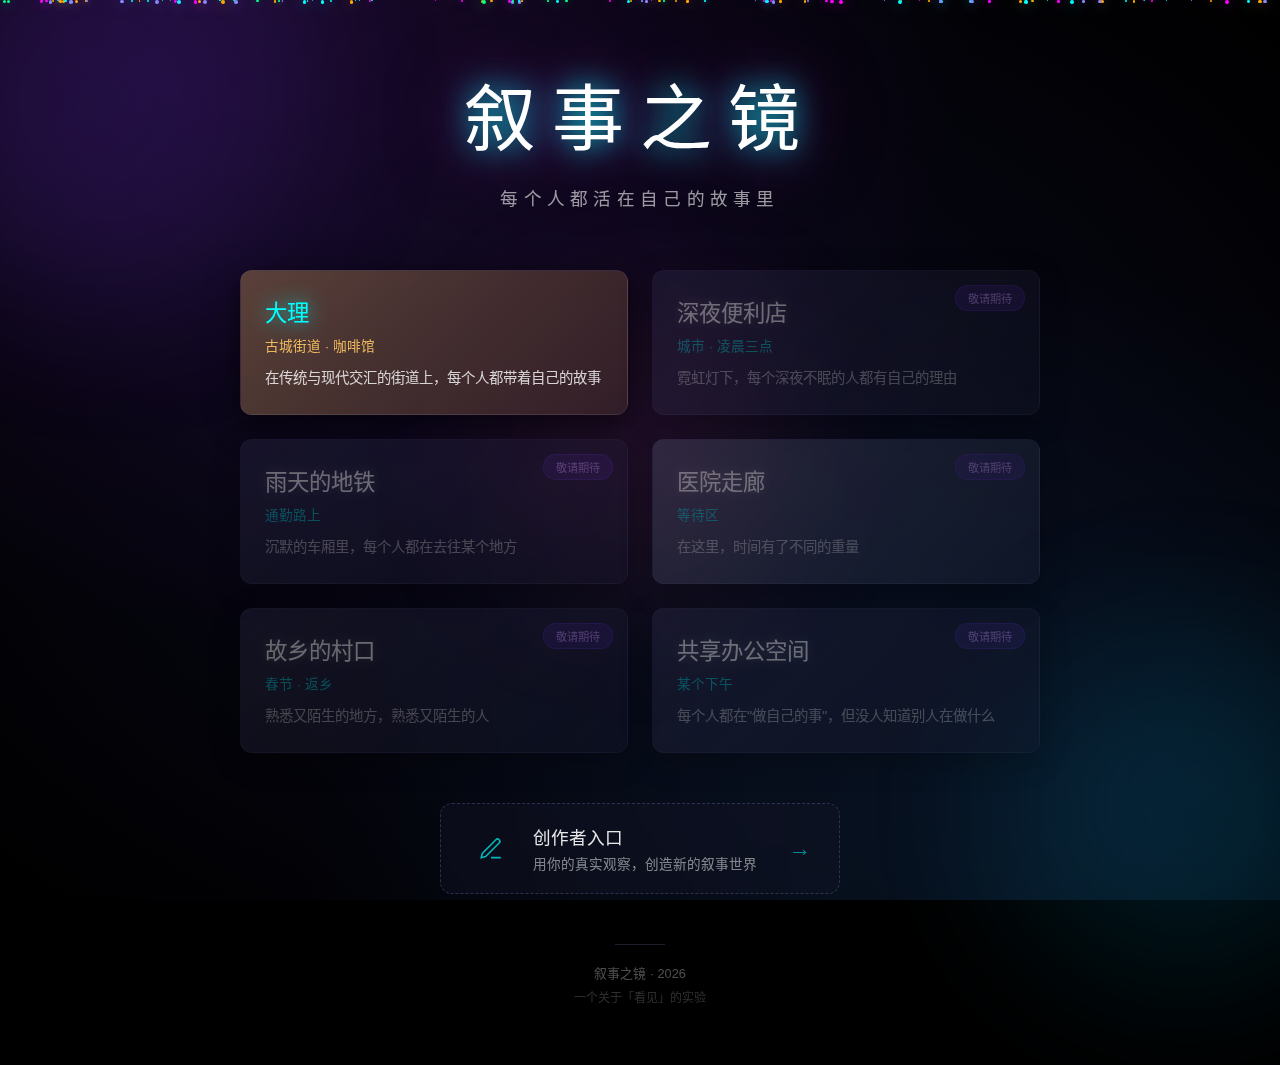
<file: index.html>
<!DOCTYPE html>
<html lang="zh-CN">
<head>
    <meta charset="UTF-8" />
    <meta name="viewport" content="width=device-width, initial-scale=1.0" />
    <title>叙事之镜 - 每个人都活在自己的故事里</title>
    
    <!-- PWA 支持 -->
    <link rel="manifest" href="manifest.json" />
    <meta name="theme-color" content="#1a1a2e" />
    <meta name="apple-mobile-web-app-capable" content="yes" />
    <meta name="apple-mobile-web-app-status-bar-style" content="black-translucent" />
    <meta name="apple-mobile-web-app-title" content="叙事之镜" />
    <link rel="apple-touch-icon" href="icons/icon-192.png" />
    
    <style>
        * { box-sizing: border-box; margin: 0; padding: 0; }
        body {
            background: #000;
            color: rgba(255,255,255,0.8);
            font-family: -apple-system, BlinkMacSystemFont, "Helvetica Neue", sans-serif;
            overflow-x: hidden;
            min-height: 100vh;
        }

        /* 深色神秘背景 */
        .bg-container {
            position: fixed;
            inset: 0;
            background: 
                radial-gradient(ellipse at 20% 0%, rgba(60, 20, 100, 0.4) 0%, transparent 50%),
                radial-gradient(ellipse at 80% 100%, rgba(20, 60, 100, 0.3) 0%, transparent 50%),
                radial-gradient(ellipse at 50% 50%, rgba(10, 10, 30, 0.9) 0%, #000 100%);
            z-index: 0;
        }

        /* 流动光晕层 */
        .glow-layer {
            position: fixed;
            inset: 0;
            pointer-events: none;
            z-index: 1;
        }

        .glow-orb {
            position: absolute;
            border-radius: 50%;
            filter: blur(80px);
            opacity: 0.4;
            animation: floatOrb 12s ease-in-out infinite;
        }

        .glow-orb:nth-child(1) {
            width: 400px;
            height: 400px;
            background: rgba(100, 50, 200, 0.5);
            top: -100px;
            left: -100px;
            animation-delay: 0s;
        }

        .glow-orb:nth-child(2) {
            width: 350px;
            height: 350px;
            background: rgba(0, 150, 200, 0.4);
            bottom: -80px;
            right: -80px;
            animation-delay: -4s;
        }

        .glow-orb:nth-child(3) {
            width: 300px;
            height: 300px;
            background: rgba(200, 50, 100, 0.3);
            top: 50%;
            left: 50%;
            transform: translate(-50%, -50%);
            animation-delay: -8s;
        }

        @keyframes floatOrb {
            0%, 100% { transform: translate(0, 0) scale(1); opacity: 0.3; }
            25% { transform: translate(30px, -20px) scale(1.1); opacity: 0.5; }
            50% { transform: translate(-20px, 30px) scale(0.95); opacity: 0.4; }
            75% { transform: translate(20px, 20px) scale(1.05); opacity: 0.35; }
        }

        /* 粒子容器 */
        .particles-container {
            position: fixed;
            inset: 0;
            pointer-events: none;
            z-index: 2;
        }

        .particle {
            position: absolute;
            width: 2px;
            height: 2px;
            border-radius: 50%;
            background: #fff;
        }

        @keyframes rise {
            0% {
                opacity: 0;
                transform: translateY(100vh) scale(0);
            }
            10% {
                opacity: 1;
            }
            90% {
                opacity: 0.8;
            }
            100% {
                opacity: 0;
                transform: translateY(-100px) scale(1);
            }
        }

        /* 主容器 */
        .container {
            position: relative;
            width: 100vw;
            min-height: 100vh;
            z-index: 10;
            display: flex;
            flex-direction: column;
            align-items: center;
            justify-content: center;
            padding: 60px 20px;
        }

        /* 中心脉冲文字 */
        .center-text {
            font-size: 72px;
            font-weight: 200;
            letter-spacing: 16px;
            color: #fff;
            text-shadow: 
                0 0 30px rgba(0, 255, 255, 0.8),
                0 0 60px rgba(100, 50, 200, 0.6),
                0 0 100px rgba(200, 50, 100, 0.4);
            animation: textPulse 8s ease-in-out infinite;
            z-index: 5;
            pointer-events: none;
            margin-bottom: 20px;
        }

        .subtitle {
            font-size: 1.1rem;
            color: rgba(255,255,255,0.6);
            letter-spacing: 0.3em;
            margin-bottom: 60px;
            text-align: center;
        }

        @keyframes textPulse {
            0%, 100% { opacity: 0.8; transform: scale(0.98); }
            50% { 
                opacity: 1; 
                transform: scale(1);
                text-shadow: 
                    0 0 50px rgba(0, 255, 255, 1),
                    0 0 100px rgba(100, 50, 200, 0.8),
                    0 0 150px rgba(200, 50, 100, 0.6);
            }
        }

        /* 叙事框网格 - 两列三行 */
        .narrative-grid {
            display: grid;
            grid-template-columns: repeat(2, 1fr);
            gap: 24px;
            max-width: 800px;
            width: 100%;
            margin-bottom: 50px;
        }

        .narrative-card {
            background: rgba(20, 20, 40, 0.6);
            backdrop-filter: blur(10px);
            border-radius: 12px;
            padding: 24px;
            cursor: pointer;
            transition: all 0.4s ease;
            box-shadow: 0 8px 32px rgba(0,0,0,0.6);
            border: 1px solid rgba(100, 100, 150, 0.2);
            animation: cardFloat 4s ease-in-out infinite;
            position: relative;
            overflow: hidden;
        }

        .narrative-card::before {
            content: "";
            position: absolute;
            inset: 0;
            background: linear-gradient(135deg, transparent 40%, rgba(255,255,255,0.05) 50%, transparent 60%);
            opacity: 0;
            transition: opacity 0.4s ease;
        }

        .narrative-card:nth-child(1) { animation-delay: 0s; }
        .narrative-card:nth-child(2) { animation-delay: 0.3s; }
        .narrative-card:nth-child(3) { animation-delay: 0.6s; }
        .narrative-card:nth-child(4) { animation-delay: 0.9s; }
        .narrative-card:nth-child(5) { animation-delay: 1.2s; }
        .narrative-card:nth-child(6) { animation-delay: 1.5s; }

        .narrative-card:hover {
            transform: translateY(-12px) scale(1.02);
            border-color: rgba(0, 255, 255, 0.6);
            box-shadow: 
                0 0 40px rgba(0, 255, 255, 0.3),
                0 0 80px rgba(100, 50, 200, 0.2),
                0 20px 40px rgba(0,0,0,0.4);
        }

        .narrative-card:hover::before {
            opacity: 1;
        }

        .narrative-card.coming-soon {
            opacity: 0.4;
            cursor: default;
        }

        .narrative-card.coming-soon:hover {
            transform: translateY(-4px);
            border-color: rgba(100, 100, 150, 0.3);
            box-shadow: 0 8px 32px rgba(0,0,0,0.6);
        }

        @keyframes cardFloat {
            0%, 100% { transform: translateY(0); }
            50% { transform: translateY(-8px); }
        }

        .card-title {
            font-size: 1.4rem;
            font-weight: 500;
            color: #fff;
            margin-bottom: 8px;
            text-shadow: 0 0 10px rgba(255,255,255,0.3);
        }

        .narrative-card:not(.coming-soon) .card-title {
            color: rgba(0, 255, 255, 1);
            text-shadow: 0 0 20px rgba(0, 255, 255, 0.8);
        }

        .narrative-card:not(.coming-soon) .card-location {
            color: rgba(255, 200, 100, 0.9);
        }

        .narrative-card:not(.coming-soon) .card-desc {
            color: rgba(255, 255, 255, 0.8);
        }

        .card-location {
            font-size: 0.85rem;
            color: rgba(0, 255, 255, 0.7);
            margin-bottom: 12px;
        }

        .card-desc {
            font-size: 0.9rem;
            color: rgba(255,255,255,0.6);
            line-height: 1.6;
        }

        .card-badge {
            position: absolute;
            top: 14px;
            right: 14px;
            font-size: 0.7rem;
            padding: 4px 12px;
            background: rgba(100, 50, 200, 0.3);
            border: 1px solid rgba(100, 50, 200, 0.5);
            border-radius: 20px;
            color: rgba(200, 150, 255, 0.9);
        }

        /* 创作者入口 */
        .creator-card {
            display: flex;
            align-items: center;
            gap: 20px;
            background: rgba(20, 20, 40, 0.4);
            backdrop-filter: blur(10px);
            border: 1px dashed rgba(100, 100, 150, 0.4);
            border-radius: 12px;
            padding: 20px 28px;
            cursor: pointer;
            transition: all 0.4s ease;
            max-width: 400px;
            width: 100%;
        }

        .creator-card:hover {
            border-color: rgba(0, 255, 255, 0.6);
            border-style: solid;
            background: rgba(30, 30, 60, 0.5);
            box-shadow: 0 0 30px rgba(0, 255, 255, 0.2);
        }

        .creator-icon {
            width: 44px;
            height: 44px;
            display: flex;
            align-items: center;
            justify-content: center;
            color: rgba(0, 255, 255, 0.7);
        }

        .creator-icon svg {
            width: 26px;
            height: 26px;
        }

        .creator-info {
            flex: 1;
        }

        .creator-title {
            font-size: 1.1rem;
            color: rgba(255,255,255,0.9);
            margin-bottom: 4px;
        }

        .creator-desc {
            font-size: 0.85rem;
            color: rgba(255,255,255,0.5);
        }

        .creator-arrow {
            font-size: 1.4rem;
            color: rgba(0, 255, 255, 0.5);
            transition: transform 0.3s ease, color 0.3s ease;
        }

        .creator-card:hover .creator-arrow {
            transform: translateX(6px);
            color: rgba(0, 255, 255, 0.9);
        }

        /* 底部 */
        .footer {
            text-align: center;
            margin-top: 50px;
            color: rgba(255,255,255,0.3);
            font-size: 0.8rem;
        }

        .footer-line {
            width: 50px;
            height: 1px;
            background: rgba(100, 100, 150, 0.3);
            margin: 0 auto 18px;
        }

        .footer-note {
            margin-top: 6px;
            font-size: 0.75rem;
            opacity: 0.6;
        }

        /* 响应式 */
        @media (max-width: 600px) {
            .center-text {
                font-size: 42px;
                letter-spacing: 8px;
            }
            .narrative-grid {
                grid-template-columns: 1fr;
            }
        }
    </style>
</head>
<body>
    <!-- 深色神秘背景 -->
    <div class="bg-container"></div>
    
    <!-- 流动光晕层 -->
    <div class="glow-layer">
        <div class="glow-orb"></div>
        <div class="glow-orb"></div>
        <div class="glow-orb"></div>
    </div>
    
    <!-- 上升粒子 -->
    <div class="particles-container" id="particles"></div>

    <div class="container">
        <!-- 中心脉冲文字 -->
        <h1 class="center-text">叙事之镜</h1>
        <p class="subtitle">每个人都活在自己的故事里</p>

        <!-- 叙事框网格 - 两列三行 -->
        <div class="narrative-grid" id="narrativeGrid">
            <!-- 由 JS 动态生成 -->
        </div>

        <!-- 创作者入口 -->
        <div class="creator-card" id="creatorEntry">
            <div class="creator-icon">
                <svg viewBox="0 0 24 24" fill="none" stroke="currentColor" stroke-width="1.5">
                    <path d="M12 20h9M16.5 3.5a2.12 2.12 0 0 1 3 3L7 19l-4 1 1-4L16.5 3.5z"/>
                </svg>
            </div>
            <div class="creator-info">
                <div class="creator-title">创作者入口</div>
                <div class="creator-desc">用你的真实观察，创造新的叙事世界</div>
            </div>
            <div class="creator-arrow">→</div>
        </div>

        <!-- 底部 -->
        <footer class="footer">
            <div class="footer-line"></div>
            <p>叙事之镜 · 2026</p>
            <p class="footer-note">一个关于「看见」的实验</p>
        </footer>
    </div>

    <script src="scripts/scenes.js"></script>
    <script>
        // 创建上升粒子
        function createParticles() {
            const container = document.getElementById('particles');
            const colors = ['#00ffff', '#ff00ff', '#ffaa00', '#00ff88', '#8888ff'];
            
            for (let i = 0; i < 120; i++) {
                const particle = document.createElement('div');
                particle.className = 'particle';
                
                const x = Math.random() * 100;
                const size = 1 + Math.random() * 3;
                const duration = 8 + Math.random() * 12;
                const delay = Math.random() * -20;
                const color = colors[Math.floor(Math.random() * colors.length)];
                
                particle.style.cssText = `
                    left: ${x}%;
                    width: ${size}px;
                    height: ${size}px;
                    background: ${color};
                    box-shadow: 0 0 ${size * 4}px ${color};
                    animation: rise ${duration}s linear ${delay}s infinite;
                `;
                
                container.appendChild(particle);
            }
        }

        // 卡牌渐变背景配色
        function getColorScheme(id) {
            const schemes = {
                'dali': { start: 'rgba(255,180,100,0.3)', end: 'rgba(200,100,50,0.15)' },
                'convenience-store': { start: 'rgba(0,200,255,0.3)', end: 'rgba(0,100,150,0.15)' },
                'subway': { start: 'rgba(100,100,150,0.3)', end: 'rgba(50,50,80,0.15)' },
                'hospital': { start: 'rgba(200,220,255,0.3)', end: 'rgba(100,150,200,0.15)' },
                'park': { start: 'rgba(100,200,100,0.3)', end: 'rgba(50,150,50,0.15)' },
                'cafe': { start: 'rgba(180,120,80,0.3)', end: 'rgba(100,60,40,0.15)' }
            };
            return schemes[id] || { start: 'rgba(100,100,150,0.3)', end: 'rgba(50,50,80,0.15)' };
        }

        // 渲染叙事卡片
        function renderNarratives() {
            const grid = document.getElementById('narrativeGrid');
            
            // 从 SceneRegistry 读取场景数据
            let scenesToShow = [];
            if (window.SceneRegistry) {
                scenesToShow = Object.values(window.SceneRegistry).slice(0, 6);
            }
            
            // 如果不足6个，补充占位
            while (scenesToShow.length < 6) {
                scenesToShow.push({
                    id: 'coming-' + scenesToShow.length,
                    title: '敬请期待',
                    location: '未知之地',
                    description: '新的叙事正在酝酿中...',
                    available: false
                });
            }

            scenesToShow.forEach((scene, index) => {
                const card = document.createElement('div');
                card.className = 'narrative-card' + (scene.available === false ? ' coming-soon' : '');
                
                const colors = getColorScheme(scene.id);
                card.style.background = `linear-gradient(135deg, ${colors.start}, ${colors.end}), rgba(20, 20, 40, 0.6)`;
                
                card.innerHTML = `
                    ${scene.available === false ? '<span class="card-badge">敬请期待</span>' : ''}
                    <div class="card-title">${scene.title}</div>
                    <div class="card-location">${scene.location}</div>
                    <div class="card-desc">${scene.description}</div>
                `;
                
                if (scene.available !== false) {
                    card.addEventListener('click', () => {
                        window.location.href = `scene.html?id=${scene.id}`;
                    });
                }
                
                grid.appendChild(card);
            });
        }

        // 创作者入口点击
        document.getElementById('creatorEntry').addEventListener('click', () => {
            window.location.href = 'creator.html';
        });

        // 初始化
        createParticles();
        renderNarratives();

        // 注册 Service Worker
        if ('serviceWorker' in navigator) {
            window.addEventListener('load', () => {
                navigator.serviceWorker.register('service-worker.js')
                    .then(reg => console.log('Service Worker 注册成功'))
                    .catch(err => console.log('Service Worker 注册失败:', err));
            });
        }
    </script>
</body>
</html>
</file>
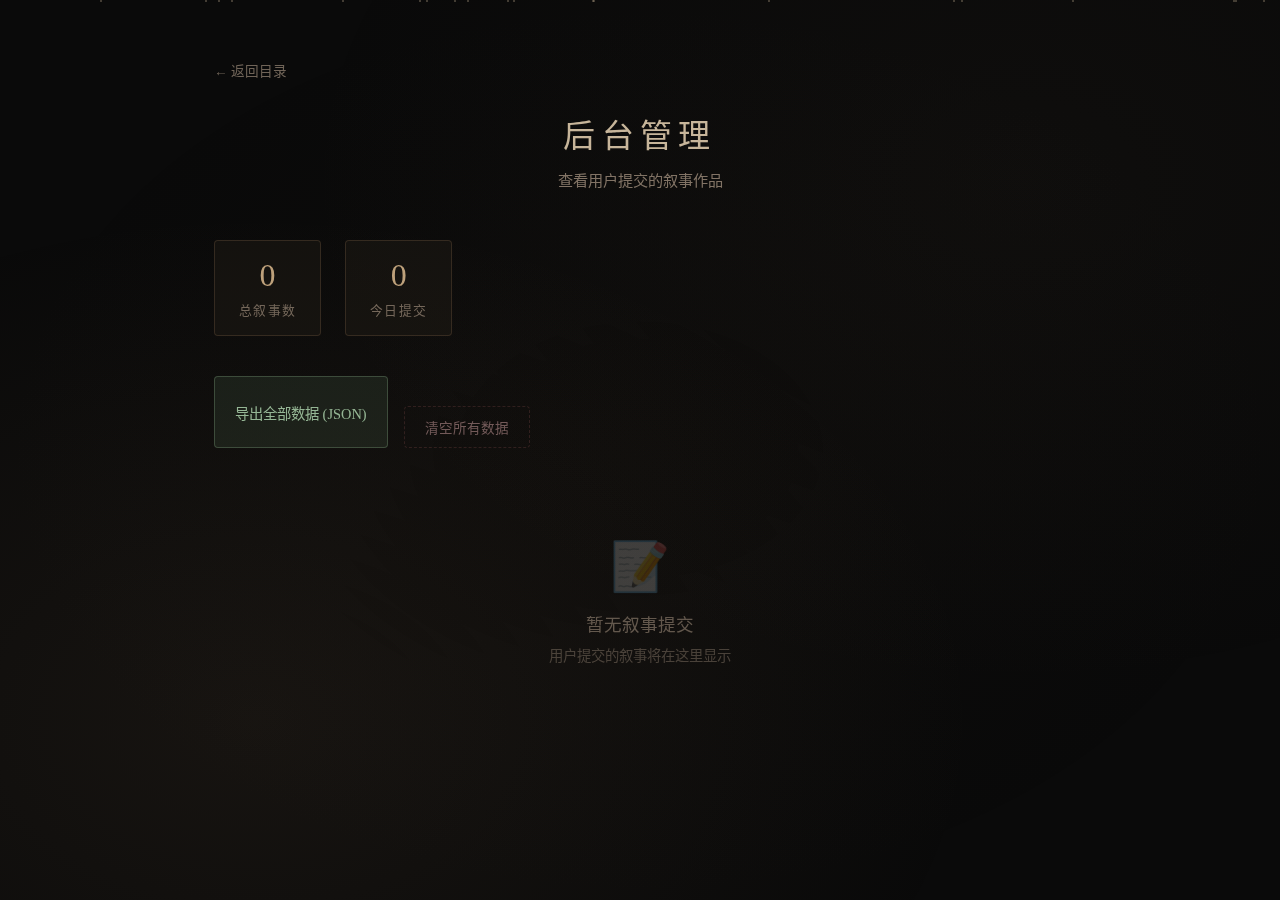
<file: admin.html>
<!DOCTYPE html>
<html lang="zh-CN">
<head>
    <meta charset="UTF-8" />
    <meta name="viewport" content="width=device-width, initial-scale=1.0" />
    <title>叙事之镜 - 后台管理</title>
    <link rel="stylesheet" href="styles/main.css" />
    <style>
        .admin-header {
            text-align: center;
            margin-bottom: 50px;
        }
        
        .admin-title {
            font-size: 2rem;
            font-weight: 300;
            color: rgba(220, 200, 170, 0.9);
            letter-spacing: 0.2em;
            margin-bottom: 12px;
        }
        
        .admin-subtitle {
            font-size: 0.95rem;
            color: rgba(180, 160, 140, 0.7);
        }
        
        .stats-bar {
            display: flex;
            gap: 24px;
            margin-bottom: 40px;
            flex-wrap: wrap;
        }
        
        .stat-item {
            background: rgba(30, 25, 20, 0.5);
            border: 1px solid rgba(180, 140, 100, 0.2);
            border-radius: 4px;
            padding: 16px 24px;
            text-align: center;
        }
        
        .stat-number {
            font-size: 2rem;
            color: rgba(200, 170, 130, 0.95);
            font-weight: 300;
        }
        
        .stat-label {
            font-size: 0.8rem;
            color: rgba(180, 160, 140, 0.6);
            margin-top: 6px;
            letter-spacing: 0.1em;
        }
        
        .narratives-list {
            margin-top: 30px;
        }
        
        .narrative-card {
            background: rgba(30, 25, 20, 0.6);
            border: 1px solid rgba(180, 140, 100, 0.2);
            border-radius: 6px;
            padding: 28px;
            margin-bottom: 24px;
            transition: all 0.3s ease;
        }
        
        .narrative-card:hover {
            border-color: rgba(180, 140, 100, 0.4);
        }
        
        .narrative-header {
            display: flex;
            justify-content: space-between;
            align-items: flex-start;
            margin-bottom: 16px;
            flex-wrap: wrap;
            gap: 12px;
        }
        
        .narrative-title {
            font-size: 1.3rem;
            color: rgba(220, 200, 170, 0.95);
            font-weight: 400;
        }
        
        .narrative-meta {
            font-size: 0.8rem;
            color: rgba(180, 160, 140, 0.5);
            text-align: right;
        }
        
        .narrative-meta span {
            display: block;
            margin-bottom: 4px;
        }
        
        .narrative-section {
            margin-bottom: 20px;
        }
        
        .section-label {
            font-size: 0.75rem;
            color: rgba(180, 140, 100, 0.7);
            letter-spacing: 0.1em;
            margin-bottom: 8px;
            text-transform: uppercase;
        }
        
        .section-content {
            font-size: 1rem;
            line-height: 1.9;
            color: rgba(230, 220, 200, 0.85);
            background: rgba(20, 18, 15, 0.4);
            padding: 16px 20px;
            border-radius: 4px;
            border-left: 2px solid rgba(180, 140, 100, 0.3);
            white-space: pre-wrap;
        }
        
        .narrative-actions {
            display: flex;
            gap: 12px;
            margin-top: 20px;
            padding-top: 16px;
            border-top: 1px solid rgba(180, 140, 100, 0.15);
        }
        
        .action-btn {
            padding: 8px 16px;
            font-size: 0.85rem;
            background: rgba(180, 140, 100, 0.1);
            border: 1px solid rgba(180, 140, 100, 0.3);
            color: rgba(200, 180, 150, 0.8);
            border-radius: 3px;
            cursor: pointer;
            transition: all 0.3s ease;
        }
        
        .action-btn:hover {
            background: rgba(180, 140, 100, 0.2);
            border-color: rgba(180, 140, 100, 0.5);
        }
        
        .action-btn.danger {
            border-color: rgba(180, 100, 100, 0.3);
            color: rgba(200, 150, 150, 0.8);
        }
        
        .action-btn.danger:hover {
            background: rgba(180, 100, 100, 0.15);
            border-color: rgba(200, 100, 100, 0.5);
        }
        
        .empty-state {
            text-align: center;
            padding: 60px 20px;
            color: rgba(180, 160, 140, 0.5);
        }
        
        .empty-icon {
            font-size: 3rem;
            margin-bottom: 16px;
            opacity: 0.4;
        }
        
        .empty-text {
            font-size: 1.1rem;
            margin-bottom: 8px;
        }
        
        .empty-hint {
            font-size: 0.9rem;
            opacity: 0.7;
        }
        
        .clear-all-btn {
            display: inline-block;
            margin-top: 30px;
            padding: 10px 20px;
            font-size: 0.85rem;
            color: rgba(180, 140, 140, 0.6);
            border: 1px dashed rgba(180, 100, 100, 0.2);
            border-radius: 4px;
            cursor: pointer;
            transition: all 0.3s ease;
            background: none;
        }
        
        .clear-all-btn:hover {
            color: rgba(200, 150, 150, 0.8);
            border-color: rgba(180, 100, 100, 0.4);
        }
        
        .export-btn {
            padding: 10px 20px;
            background: rgba(100, 140, 100, 0.15);
            border: 1px solid rgba(140, 180, 140, 0.3);
            color: rgba(180, 220, 180, 0.8);
            border-radius: 4px;
            cursor: pointer;
            font-family: inherit;
            font-size: 0.9rem;
            transition: all 0.3s ease;
        }
        
        .export-btn:hover {
            background: rgba(100, 140, 100, 0.25);
            border-color: rgba(140, 180, 140, 0.5);
        }
        
        .toolbar {
            display: flex;
            gap: 16px;
            margin-bottom: 30px;
            flex-wrap: wrap;
        }
    </style>
</head>
<body>
    <div class="bg-layer"></div>
    <div class="dust" id="dust"></div>

    <div class="container" style="max-width: 900px;">
        <div class="back-link" id="backToIndex">← 返回目录</div>
        
        <header class="admin-header">
            <h1 class="admin-title">后台管理</h1>
            <p class="admin-subtitle">查看用户提交的叙事作品</p>
        </header>

        <div class="stats-bar" id="statsBar">
            <div class="stat-item">
                <div class="stat-number" id="totalCount">0</div>
                <div class="stat-label">总叙事数</div>
            </div>
            <div class="stat-item">
                <div class="stat-number" id="todayCount">0</div>
                <div class="stat-label">今日提交</div>
            </div>
        </div>
        
        <div class="toolbar">
            <button class="export-btn" id="exportBtn">导出全部数据 (JSON)</button>
            <button class="clear-all-btn" id="clearAllBtn">清空所有数据</button>
        </div>

        <div class="narratives-list" id="narrativesList">
            <!-- 动态生成 -->
        </div>
    </div>

    <script>
        // 返回目录
        document.getElementById('backToIndex').addEventListener('click', () => {
            window.location.href = 'index.html';
        });

        // 创建尘埃粒子
        function createDust() {
            const container = document.getElementById('dust');
            for (let i = 0; i < 20; i++) {
                const particle = document.createElement('div');
                particle.className = 'dust-particle';
                particle.style.left = Math.random() * 100 + '%';
                particle.style.animationDuration = (15 + Math.random() * 10) + 's';
                particle.style.animationDelay = Math.random() * 15 + 's';
                container.appendChild(particle);
            }
        }
        createDust();

        // 加载并显示叙事
        function loadNarratives() {
            const narratives = JSON.parse(localStorage.getItem('userNarratives') || '[]');
            const container = document.getElementById('narrativesList');
            
            // 更新统计
            document.getElementById('totalCount').textContent = narratives.length;
            
            // 计算今日提交数
            const today = new Date().toDateString();
            const todayCount = narratives.filter(n => new Date(n.timestamp).toDateString() === today).length;
            document.getElementById('todayCount').textContent = todayCount;
            
            if (narratives.length === 0) {
                container.innerHTML = `
                    <div class="empty-state">
                        <div class="empty-icon">📝</div>
                        <div class="empty-text">暂无叙事提交</div>
                        <div class="empty-hint">用户提交的叙事将在这里显示</div>
                    </div>
                `;
                return;
            }
            
            // 按时间倒序排列
            narratives.sort((a, b) => b.id - a.id);
            
            container.innerHTML = narratives.map(n => `
                <div class="narrative-card" data-id="${n.id}">
                    <div class="narrative-header">
                        <div class="narrative-title">${escapeHtml(n.title)}</div>
                        <div class="narrative-meta">
                            <span>作者: ${escapeHtml(n.author)}</span>
                            <span>${formatTime(n.timestamp)}</span>
                        </div>
                    </div>
                    
                    <div class="narrative-section">
                        <div class="section-label">场景描述</div>
                        <div class="section-content">${escapeHtml(n.sceneDesc)}</div>
                    </div>
                    
                    <div class="narrative-section">
                        <div class="section-label">叙事内容 (第一人称)</div>
                        <div class="section-content">${escapeHtml(n.content)}</div>
                    </div>
                    
                    ${n.reflection ? `
                        <div class="narrative-section">
                            <div class="section-label">作者思考</div>
                            <div class="section-content">${escapeHtml(n.reflection)}</div>
                        </div>
                    ` : ''}
                    
                    <div class="narrative-actions">
                        <button class="action-btn" onclick="copyNarrative(${n.id})">复制内容</button>
                        <button class="action-btn danger" onclick="deleteNarrative(${n.id})">删除</button>
                    </div>
                </div>
            `).join('');
        }
        
        // HTML 转义
        function escapeHtml(str) {
            if (!str) return '';
            return str
                .replace(/&/g, '&amp;')
                .replace(/</g, '&lt;')
                .replace(/>/g, '&gt;')
                .replace(/"/g, '&quot;')
                .replace(/'/g, '&#039;');
        }
        
        // 时间格式化
        function formatTime(timestamp) {
            const date = new Date(timestamp);
            return date.toLocaleString('zh-CN', {
                year: 'numeric',
                month: '2-digit',
                day: '2-digit',
                hour: '2-digit',
                minute: '2-digit'
            });
        }
        
        // 删除叙事
        function deleteNarrative(id) {
            if (!confirm('确定要删除这篇叙事吗？此操作不可撤销。')) return;
            
            let narratives = JSON.parse(localStorage.getItem('userNarratives') || '[]');
            narratives = narratives.filter(n => n.id !== id);
            localStorage.setItem('userNarratives', JSON.stringify(narratives));
            loadNarratives();
        }
        
        // 复制叙事
        function copyNarrative(id) {
            const narratives = JSON.parse(localStorage.getItem('userNarratives') || '[]');
            const n = narratives.find(item => item.id === id);
            if (!n) return;
            
            const text = `【${n.title}】
作者: ${n.author}
时间: ${formatTime(n.timestamp)}

=== 场景描述 ===
${n.sceneDesc}

=== 叙事内容 ===
${n.content}

${n.reflection ? `=== 作者思考 ===\n${n.reflection}` : ''}`;
            
            navigator.clipboard.writeText(text).then(() => {
                alert('已复制到剪贴板！');
            }).catch(() => {
                alert('复制失败，请手动复制');
            });
        }
        
        // 导出数据
        document.getElementById('exportBtn').addEventListener('click', () => {
            const narratives = JSON.parse(localStorage.getItem('userNarratives') || '[]');
            if (narratives.length === 0) {
                alert('暂无数据可导出');
                return;
            }
            
            const dataStr = JSON.stringify(narratives, null, 2);
            const blob = new Blob([dataStr], { type: 'application/json' });
            const url = URL.createObjectURL(blob);
            
            const a = document.createElement('a');
            a.href = url;
            a.download = `narratives_${new Date().toISOString().slice(0, 10)}.json`;
            a.click();
            
            URL.revokeObjectURL(url);
        });
        
        // 清空所有数据
        document.getElementById('clearAllBtn').addEventListener('click', () => {
            if (!confirm('确定要清空所有叙事数据吗？此操作不可撤销！')) return;
            if (!confirm('再次确认：真的要删除全部数据吗？')) return;
            
            localStorage.removeItem('userNarratives');
            loadNarratives();
        });
        
        // 初始化
        loadNarratives();
    </script>
</body>
</html>
</file>
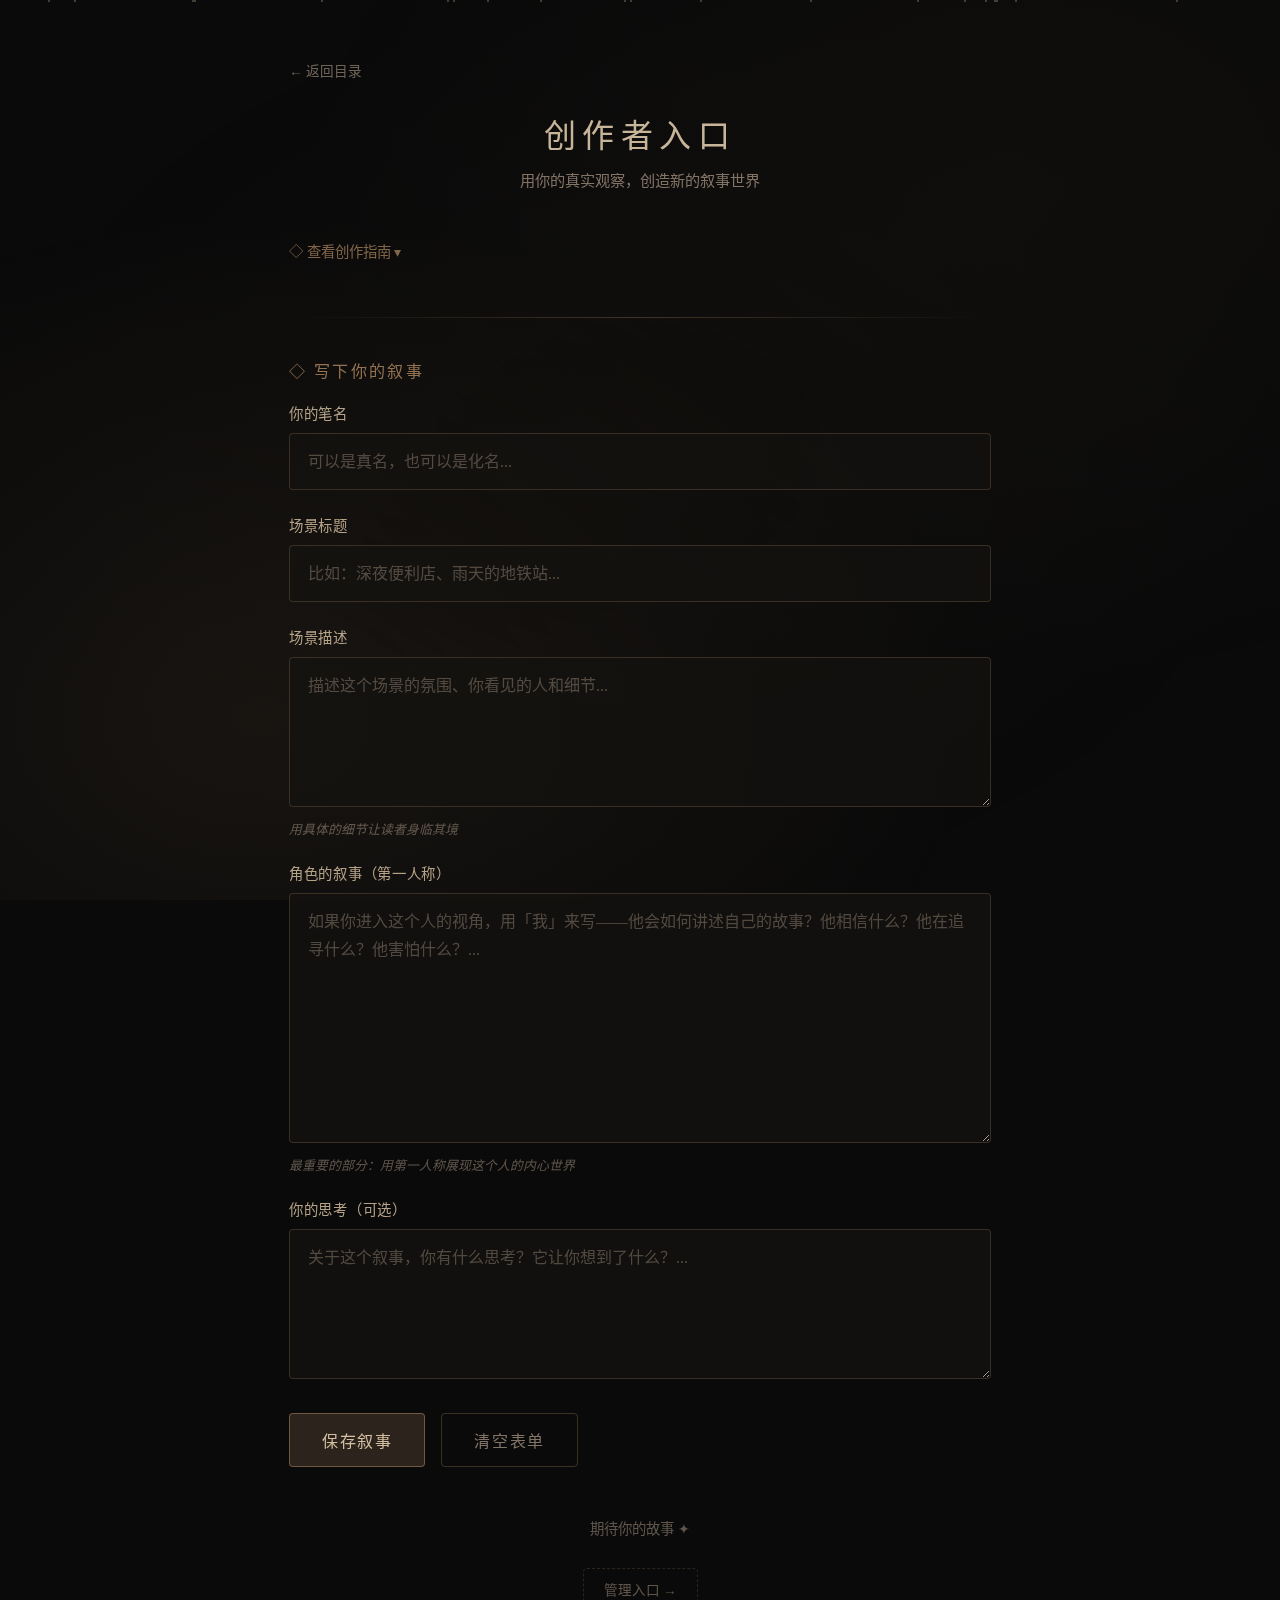
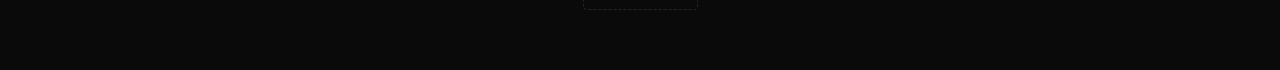
<file: creator.html>
<!DOCTYPE html>
<html lang="zh-CN">
<head>
    <meta charset="UTF-8" />
    <meta name="viewport" content="width=device-width, initial-scale=1.0" />
    <title>叙事之镜 - 创作者入口</title>
    <link rel="stylesheet" href="styles/main.css" />
    <style>
        .narrative-form {
            margin-top: 20px;
        }
        
        .form-group {
            margin-bottom: 24px;
        }
        
        .form-label {
            display: block;
            font-size: 0.9rem;
            color: rgba(200, 180, 150, 0.9);
            margin-bottom: 10px;
            letter-spacing: 0.05em;
        }
        
        .form-input,
        .form-textarea {
            width: 100%;
            padding: 14px 18px;
            background: rgba(20, 18, 15, 0.7);
            border: 1px solid rgba(180, 140, 100, 0.25);
            border-radius: 4px;
            color: rgba(240, 230, 210, 0.9);
            font-family: inherit;
            font-size: 1rem;
            line-height: 1.7;
            outline: none;
            transition: border-color 0.3s ease, box-shadow 0.3s ease;
        }
        
        .form-input:focus,
        .form-textarea:focus {
            border-color: rgba(180, 140, 100, 0.5);
            box-shadow: 0 0 20px rgba(180, 140, 100, 0.1);
        }
        
        .form-input::placeholder,
        .form-textarea::placeholder {
            color: rgba(180, 160, 140, 0.4);
        }
        
        .form-textarea {
            resize: vertical;
            min-height: 150px;
        }
        
        .form-textarea.large {
            min-height: 250px;
        }
        
        .form-hint {
            font-size: 0.8rem;
            color: rgba(180, 160, 140, 0.5);
            margin-top: 8px;
            font-style: italic;
        }
        
        .submit-row {
            display: flex;
            gap: 16px;
            margin-top: 30px;
            flex-wrap: wrap;
        }
        
        .submit-btn {
            padding: 14px 32px;
            background: rgba(180, 140, 100, 0.2);
            border: 1px solid rgba(180, 140, 100, 0.5);
            color: rgba(220, 200, 170, 0.95);
            font-family: inherit;
            font-size: 1rem;
            cursor: pointer;
            transition: all 0.3s ease;
            border-radius: 4px;
            letter-spacing: 0.1em;
        }
        
        .submit-btn:hover {
            background: rgba(180, 140, 100, 0.35);
            border-color: rgba(180, 140, 100, 0.7);
            transform: translateY(-2px);
            box-shadow: 0 8px 20px rgba(180, 140, 100, 0.15);
        }
        
        .submit-btn:disabled {
            opacity: 0.5;
            cursor: not-allowed;
            transform: none;
        }
        
        .submit-btn.secondary {
            background: transparent;
            border-color: rgba(180, 140, 100, 0.3);
            color: rgba(180, 160, 140, 0.7);
        }
        
        .success-message {
            display: none;
            padding: 20px 28px;
            background: rgba(100, 140, 100, 0.15);
            border: 1px solid rgba(140, 180, 140, 0.3);
            border-radius: 4px;
            color: rgba(180, 220, 180, 0.9);
            margin-top: 20px;
            animation: fadeIn 0.5s ease;
        }
        
        .success-message.show {
            display: block;
        }
        
        .admin-link {
            display: inline-block;
            margin-top: 30px;
            padding: 10px 20px;
            font-size: 0.85rem;
            color: rgba(180, 160, 140, 0.5);
            border: 1px dashed rgba(180, 140, 100, 0.2);
            border-radius: 4px;
            cursor: pointer;
            transition: all 0.3s ease;
        }
        
        .admin-link:hover {
            color: rgba(200, 180, 150, 0.8);
            border-color: rgba(180, 140, 100, 0.4);
        }
        
        .divider-line {
            height: 1px;
            background: linear-gradient(90deg, transparent, rgba(180, 140, 100, 0.3), transparent);
            margin: 40px 0;
        }
        
        .guide-toggle {
            font-size: 0.9rem;
            color: rgba(180, 140, 100, 0.7);
            cursor: pointer;
            transition: color 0.3s ease;
            margin-bottom: 16px;
            display: inline-block;
        }
        
        .guide-toggle:hover {
            color: rgba(200, 170, 130, 0.9);
        }
        
        .guide-content {
            display: none;
            margin-top: 16px;
        }
        
        .guide-content.show {
            display: block;
            animation: fadeIn 0.4s ease;
        }
    </style>
</head>
<body>
    <div class="bg-layer"></div>
    <div class="dust" id="dust"></div>

    <div class="container creator-container">
        <div class="back-link" id="backToIndex">← 返回目录</div>
        
        <header class="creator-header">
            <h1 class="creator-page-title">创作者入口</h1>
            <p class="creator-page-subtitle">用你的真实观察，创造新的叙事世界</p>
        </header>

        <!-- 创作指南（可折叠） -->
        <section class="creator-block">
            <div class="guide-toggle" id="guideToggle">◇ 查看创作指南 ▾</div>
            <div class="guide-content" id="guideContent">
                <div class="block-content">
                    <p>「叙事之镜」的每一个场景，都源自真实的观察与体验。</p>
                    <p>当你走在街上，看见一个陌生人，心中升起疑问：<em>「他到底觉得自己是谁？他相信什么？他的叙事是什么？」</em>——这就是一个叙事的起点。</p>
                    
                    <h3>写作提示</h3>
                    <p><strong>场景：</strong>一个具体的地点和时刻，有氛围，能让人身临其境。</p>
                    <p><strong>观察：</strong>你看见了什么人？他们在做什么？先如实描述。</p>
                    <p><strong>叙事：</strong>进入这个人的视角，用第一人称。记住：没有人认为自己是配角。</p>
                </div>
            </div>
        </section>

        <div class="divider-line"></div>

        <!-- 叙事输入表单 -->
        <section class="creator-block">
            <h2 class="block-title">◇ 写下你的叙事</h2>
            
            <form class="narrative-form" id="narrativeForm">
                <div class="form-group">
                    <label class="form-label">你的笔名</label>
                    <input type="text" class="form-input" id="authorName" placeholder="可以是真名，也可以是化名..." maxlength="50">
                </div>
                
                <div class="form-group">
                    <label class="form-label">场景标题</label>
                    <input type="text" class="form-input" id="sceneTitle" placeholder="比如：深夜便利店、雨天的地铁站..." maxlength="100" required>
                </div>
                
                <div class="form-group">
                    <label class="form-label">场景描述</label>
                    <textarea class="form-textarea" id="sceneDesc" placeholder="描述这个场景的氛围、你看见的人和细节..." required></textarea>
                    <div class="form-hint">用具体的细节让读者身临其境</div>
                </div>
                
                <div class="form-group">
                    <label class="form-label">角色的叙事（第一人称）</label>
                    <textarea class="form-textarea large" id="narrativeContent" placeholder="如果你进入这个人的视角，用「我」来写——他会如何讲述自己的故事？他相信什么？他在追寻什么？他害怕什么？..." required></textarea>
                    <div class="form-hint">最重要的部分：用第一人称展现这个人的内心世界</div>
                </div>
                
                <div class="form-group">
                    <label class="form-label">你的思考（可选）</label>
                    <textarea class="form-textarea" id="reflection" placeholder="关于这个叙事，你有什么思考？它让你想到了什么？..."></textarea>
                </div>
                
                <div class="submit-row">
                    <button type="submit" class="submit-btn" id="submitBtn">保存叙事</button>
                    <button type="button" class="submit-btn secondary" id="clearBtn">清空表单</button>
                </div>
            </form>
            
            <div class="success-message" id="successMessage">
                ✦ 你的叙事已保存成功！感谢你的分享。
            </div>
        </section>

        <!-- 底部 -->
        <footer class="creator-footer">
            <p>期待你的故事 ✦</p>
            <div class="admin-link" id="adminLink">管理入口 →</div>
        </footer>
    </div>

    <script>
        // 返回目录
        document.getElementById('backToIndex').addEventListener('click', () => {
            window.location.href = 'index.html';
        });

        // 创建尘埃粒子
        function createDust() {
            const container = document.getElementById('dust');
            for (let i = 0; i < 20; i++) {
                const particle = document.createElement('div');
                particle.className = 'dust-particle';
                particle.style.left = Math.random() * 100 + '%';
                particle.style.animationDuration = (15 + Math.random() * 10) + 's';
                particle.style.animationDelay = Math.random() * 15 + 's';
                container.appendChild(particle);
            }
        }
        createDust();

        // 指南折叠
        const guideToggle = document.getElementById('guideToggle');
        const guideContent = document.getElementById('guideContent');
        let guideOpen = false;
        
        guideToggle.addEventListener('click', () => {
            guideOpen = !guideOpen;
            guideContent.classList.toggle('show', guideOpen);
            guideToggle.textContent = guideOpen ? '◇ 收起创作指南 ▴' : '◇ 查看创作指南 ▾';
        });

        // 表单提交
        const form = document.getElementById('narrativeForm');
        const successMessage = document.getElementById('successMessage');
        
        form.addEventListener('submit', (e) => {
            e.preventDefault();
            
            const narrative = {
                id: Date.now(),
                timestamp: new Date().toISOString(),
                author: document.getElementById('authorName').value.trim() || '匿名',
                title: document.getElementById('sceneTitle').value.trim(),
                sceneDesc: document.getElementById('sceneDesc').value.trim(),
                content: document.getElementById('narrativeContent').value.trim(),
                reflection: document.getElementById('reflection').value.trim()
            };
            
            // 从 localStorage 获取现有叙事
            let narratives = JSON.parse(localStorage.getItem('userNarratives') || '[]');
            narratives.push(narrative);
            localStorage.setItem('userNarratives', JSON.stringify(narratives));
            
            // 显示成功消息
            successMessage.classList.add('show');
            
            // 清空表单
            form.reset();
            
            // 3秒后隐藏成功消息
            setTimeout(() => {
                successMessage.classList.remove('show');
            }, 3000);
        });

        // 清空表单
        document.getElementById('clearBtn').addEventListener('click', () => {
            if (confirm('确定要清空表单内容吗？')) {
                form.reset();
            }
        });

        // 管理入口
        document.getElementById('adminLink').addEventListener('click', () => {
            window.location.href = 'admin.html';
        });
    </script>
</body>
</html>
</file>
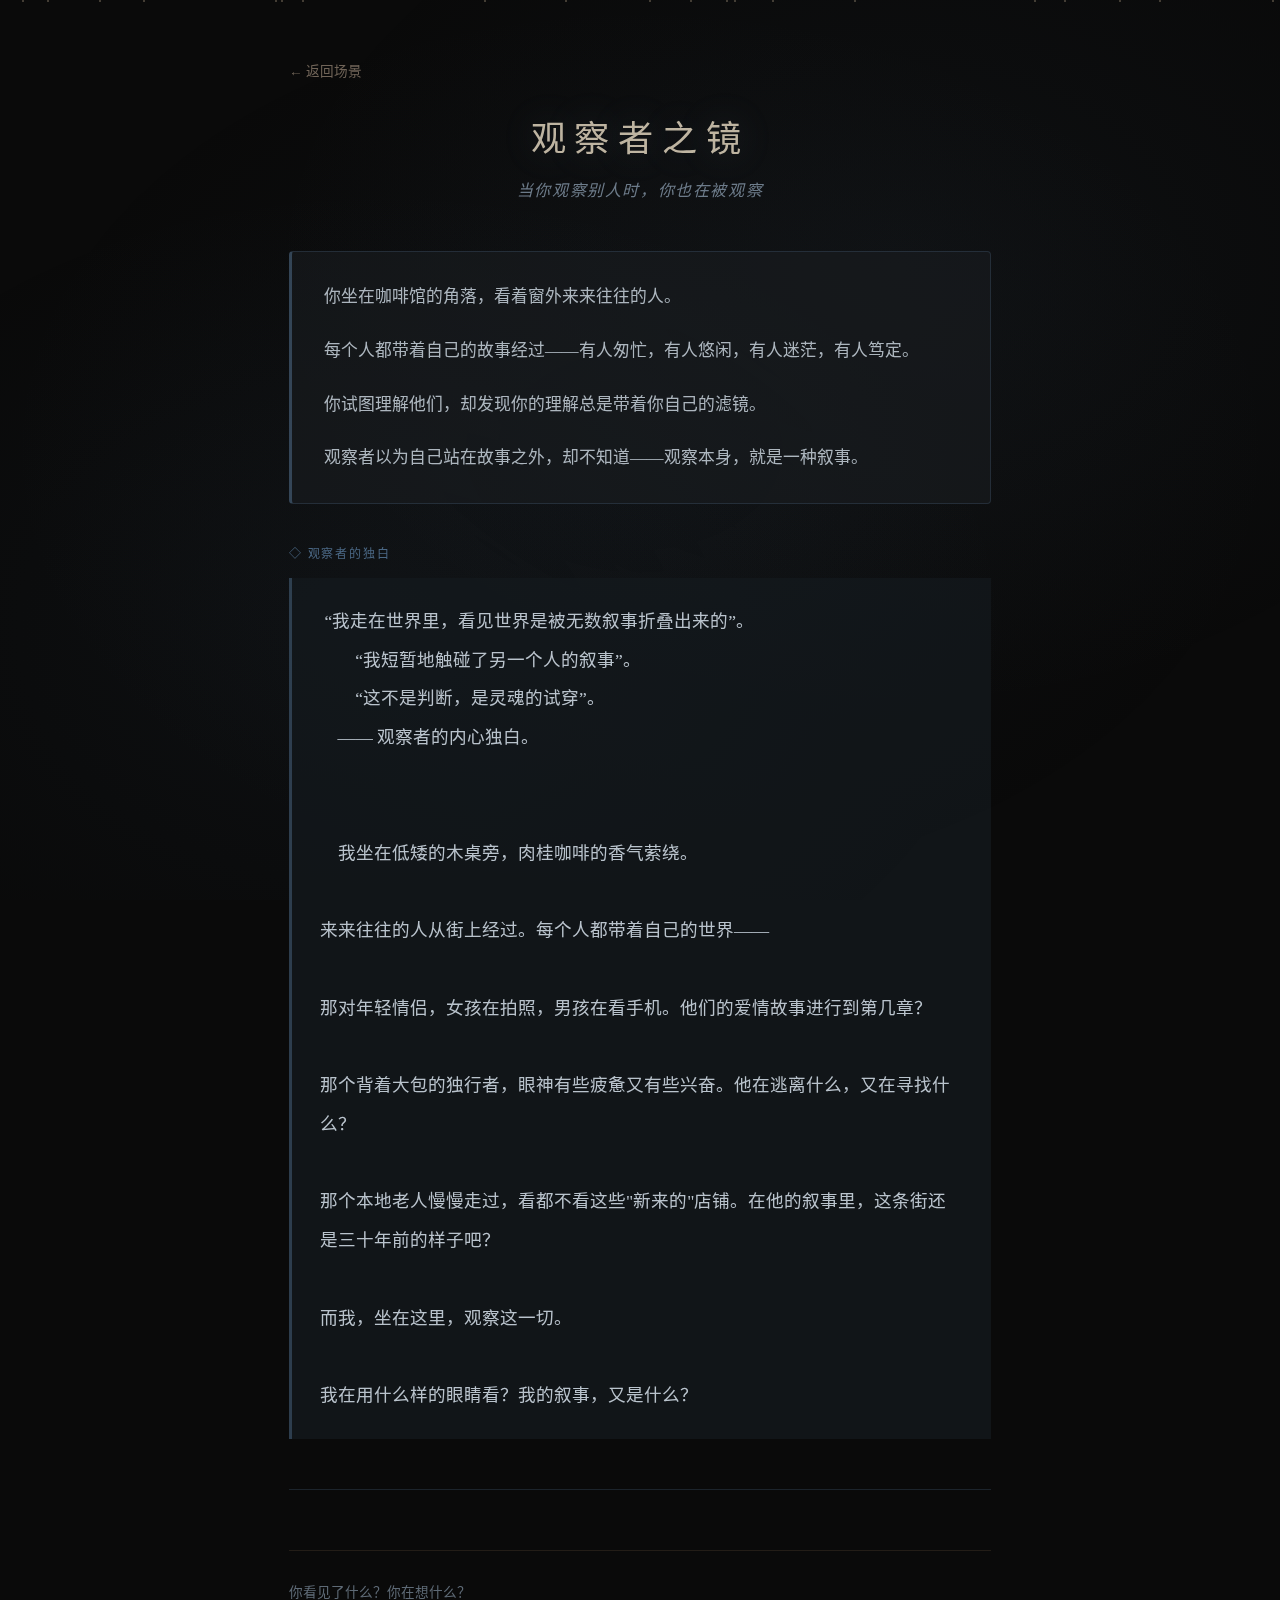
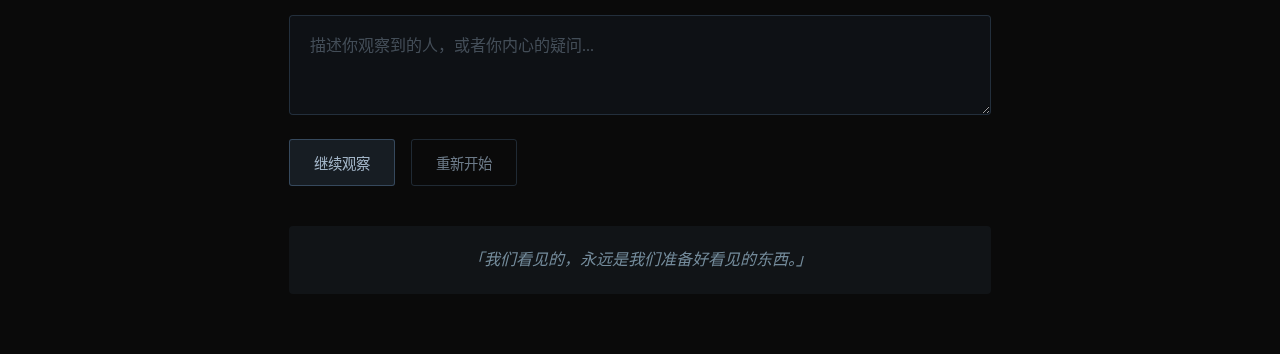
<file: observer.html>
<!DOCTYPE html>
<html lang="zh-CN">
<head>
    <meta charset="UTF-8" />
    <meta name="viewport" content="width=device-width, initial-scale=1.0" />
    <title>叙事之镜 - 观察者之镜</title>
    <link rel="stylesheet" href="styles/main.css" />
    <style>
        .observer-container {
            max-width: 750px;
        }
        
        .observer-header {
            text-align: center;
            margin-bottom: 50px;
        }
        
        .observer-title {
            font-size: 2.2rem;
            font-weight: 200;
            color: rgba(200, 190, 170, 0.95);
            letter-spacing: 0.25em;
            margin-bottom: 16px;
            text-shadow: 0 0 40px rgba(150, 180, 200, 0.2);
        }
        
        .observer-subtitle {
            font-size: 1rem;
            color: rgba(150, 170, 190, 0.7);
            letter-spacing: 0.1em;
            font-style: italic;
        }
        
        .observer-intro {
            background: rgba(25, 28, 32, 0.6);
            border: 1px solid rgba(100, 140, 180, 0.2);
            border-left: 3px solid rgba(100, 140, 180, 0.4);
            border-radius: 4px;
            padding: 28px 32px;
            margin-bottom: 40px;
            line-height: 2;
            color: rgba(200, 210, 220, 0.85);
            font-size: 1.05rem;
        }
        
        .observer-intro p {
            margin-bottom: 1.2em;
        }
        
        .observer-intro p:last-child {
            margin-bottom: 0;
        }
        
        .narrator-section {
            margin-bottom: 40px;
        }
        
        .narrator-label {
            font-size: 0.75rem;
            color: rgba(100, 140, 180, 0.7);
            letter-spacing: 0.15em;
            margin-bottom: 16px;
            text-transform: uppercase;
        }
        
        .narrator-content {
            background: rgba(20, 25, 30, 0.7);
            border-left: 3px solid rgba(100, 140, 180, 0.35);
            padding: 24px 28px;
            font-size: 1.1rem;
            line-height: 2.2;
            color: rgba(210, 220, 230, 0.88);
            white-space: pre-wrap;
        }
        
        /* 对话区域 */
        .dialogue-section {
            margin-top: 50px;
            padding-top: 30px;
            border-top: 1px solid rgba(100, 140, 180, 0.2);
        }
        
        .dialogue-log {
            margin-bottom: 30px;
        }
        
        .dialogue-entry {
            margin-bottom: 24px;
            animation: fadeIn 0.6s ease;
        }
        
        @keyframes fadeIn {
            from { opacity: 0; transform: translateY(10px); }
            to { opacity: 1; transform: translateY(0); }
        }
        
        .dialogue-entry.user {
            padding-left: 20px;
            border-left: 2px solid rgba(180, 160, 140, 0.3);
        }
        
        .dialogue-entry.observer {
            padding-left: 20px;
            border-left: 2px solid rgba(100, 140, 180, 0.35);
        }
        
        .dialogue-speaker {
            font-size: 0.75rem;
            color: rgba(150, 170, 190, 0.6);
            margin-bottom: 8px;
            letter-spacing: 0.1em;
        }
        
        .dialogue-content {
            font-size: 1rem;
            line-height: 1.9;
            color: rgba(210, 220, 230, 0.85);
            white-space: pre-wrap;
        }
        
        /* 输入区域 */
        .input-area {
            margin-top: 30px;
        }
        
        .input-prompt {
            font-size: 0.85rem;
            color: rgba(150, 170, 190, 0.6);
            margin-bottom: 14px;
        }
        
        .thought-input {
            width: 100%;
            padding: 16px 20px;
            background: rgba(15, 20, 25, 0.7);
            border: 1px solid rgba(100, 140, 180, 0.25);
            border-radius: 4px;
            color: rgba(220, 230, 240, 0.9);
            font-family: inherit;
            font-size: 1rem;
            line-height: 1.8;
            resize: vertical;
            min-height: 100px;
            outline: none;
            transition: border-color 0.3s ease, box-shadow 0.3s ease;
        }
        
        .thought-input:focus {
            border-color: rgba(100, 140, 180, 0.5);
            box-shadow: 0 0 20px rgba(100, 140, 180, 0.1);
        }
        
        .thought-input::placeholder {
            color: rgba(150, 170, 190, 0.4);
        }
        
        .action-row {
            display: flex;
            gap: 16px;
            margin-top: 20px;
            flex-wrap: wrap;
        }
        
        .action-btn {
            padding: 12px 24px;
            background: rgba(100, 140, 180, 0.15);
            border: 1px solid rgba(100, 140, 180, 0.4);
            color: rgba(180, 200, 220, 0.9);
            font-family: inherit;
            font-size: 0.9rem;
            cursor: pointer;
            transition: all 0.3s ease;
            border-radius: 3px;
        }
        
        .action-btn:hover {
            background: rgba(100, 140, 180, 0.25);
            border-color: rgba(100, 140, 180, 0.6);
        }
        
        .action-btn.secondary {
            background: transparent;
            border-color: rgba(100, 140, 180, 0.25);
            color: rgba(150, 170, 190, 0.7);
        }
        
        /* 引用提示 */
        .reflection-quote {
            background: rgba(100, 140, 180, 0.08);
            border-radius: 4px;
            padding: 20px 24px;
            margin-top: 40px;
            font-style: italic;
            color: rgba(150, 180, 200, 0.75);
            text-align: center;
            line-height: 1.8;
        }
        
        /* 蓝色调背景层 */
        .bg-layer-observer {
            position: fixed;
            inset: 0;
            background:
                radial-gradient(ellipse at 30% 70%, rgba(80, 120, 160, 0.06) 0%, transparent 50%),
                radial-gradient(ellipse at 70% 30%, rgba(100, 140, 180, 0.05) 0%, transparent 50%),
                radial-gradient(ellipse at 50% 50%, rgba(60, 80, 100, 0.08) 0%, transparent 70%);
            pointer-events: none;
            z-index: 0;
        }
    </style>
</head>
<body>
    <div class="bg-layer-observer"></div>
    <div class="dust" id="dust"></div>

    <div class="container observer-container">
        <div class="back-link" id="backToScene">← 返回场景</div>
        
        <header class="observer-header">
            <h1 class="observer-title">观察者之镜</h1>
            <p class="observer-subtitle">当你观察别人时，你也在被观察</p>
        </header>

        <div class="observer-intro">
            <p>你坐在咖啡馆的角落，看着窗外来来往往的人。</p>
            <p>每个人都带着自己的故事经过——有人匆忙，有人悠闲，有人迷茫，有人笃定。</p>
            <p>你试图理解他们，却发现你的理解总是带着你自己的滤镜。</p>
            <p>观察者以为自己站在故事之外，却不知道——观察本身，就是一种叙事。</p>
        </div>

        <section class="narrator-section">
            <div class="narrator-label">◇ 观察者的独白</div>
            <div class="narrator-content" id="narratorContent"></div>
        </section>

        <section class="dialogue-section">
            <div class="dialogue-log" id="dialogueLog">
                <!-- 对话记录 -->
            </div>

            <div class="input-area">
                <div class="input-prompt">你看见了什么？你在想什么？</div>
                <textarea class="thought-input" id="thoughtInput" placeholder="描述你观察到的人，或者你内心的疑问..."></textarea>
                <div class="action-row">
                    <button class="action-btn" id="submitThought">继续观察</button>
                    <button class="action-btn secondary" id="resetDialogue">重新开始</button>
                </div>
            </div>
        </section>

        <div class="reflection-quote">
            「我们看见的，永远是我们准备好看见的东西。」
        </div>
    </div>

    <!-- 加载观察者叙事 -->
    <script src="narratives/observer.js"></script>
    
    <script>
        // 获取叙事模块
        const narrative = window.NarrativeObserver;
        
        // DOM 元素
        const narratorContent = document.getElementById('narratorContent');
        const dialogueLog = document.getElementById('dialogueLog');
        const thoughtInput = document.getElementById('thoughtInput');
        const submitBtn = document.getElementById('submitThought');
        const resetBtn = document.getElementById('resetDialogue');
        const backBtn = document.getElementById('backToScene');
        
        // 对话历史
        let dialogueHistory = [];
        
        /**
         * 初始化
         */
        function init() {
            // 显示开场叙述
            if (narrative && narrative.opening) {
                narratorContent.textContent = narrative.opening;
            } else {
                narratorContent.textContent = '观察者的视角正在加载...';
            }
            
            // 创建尘埃粒子
            createDust();
            
            // 加载历史对话
            loadDialogueHistory();
        }
        
        /**
         * 创建尘埃粒子
         */
        function createDust() {
            const container = document.getElementById('dust');
            for (let i = 0; i < 20; i++) {
                const particle = document.createElement('div');
                particle.className = 'dust-particle';
                particle.style.left = Math.random() * 100 + '%';
                particle.style.animationDuration = (15 + Math.random() * 10) + 's';
                particle.style.animationDelay = Math.random() * 15 + 's';
                container.appendChild(particle);
            }
        }
        
        /**
         * 根据输入生成回应
         */
        function generateResponse(input) {
            if (!narrative || !narrative.keywords || !narrative.responses) {
                return '......';
            }
            
            const lowerInput = input.toLowerCase();
            
            // 匹配关键词
            for (const group of narrative.keywords) {
                for (const word of group.words) {
                    if (lowerInput.includes(word)) {
                        return narrative.responses[group.key] || narrative.responses.default;
                    }
                }
            }
            
            return narrative.responses.default || '......';
        }
        
        /**
         * 添加对话条目
         */
        function addDialogueEntry(speaker, content, type) {
            const entry = document.createElement('div');
            entry.className = `dialogue-entry ${type}`;
            entry.innerHTML = `
                <div class="dialogue-speaker">${speaker}</div>
                <div class="dialogue-content">${content}</div>
            `;
            dialogueLog.appendChild(entry);
            
            // 滚动到底部
            entry.scrollIntoView({ behavior: 'smooth', block: 'end' });
            
            // 保存到历史
            dialogueHistory.push({ speaker, content, type });
            saveDialogueHistory();
        }
        
        /**
         * 保存对话历史
         */
        function saveDialogueHistory() {
            localStorage.setItem('observerDialogue', JSON.stringify(dialogueHistory));
        }
        
        /**
         * 加载对话历史
         */
        function loadDialogueHistory() {
            const saved = localStorage.getItem('observerDialogue');
            if (saved) {
                dialogueHistory = JSON.parse(saved);
                dialogueHistory.forEach(item => {
                    const entry = document.createElement('div');
                    entry.className = `dialogue-entry ${item.type}`;
                    entry.innerHTML = `
                        <div class="dialogue-speaker">${item.speaker}</div>
                        <div class="dialogue-content">${item.content}</div>
                    `;
                    dialogueLog.appendChild(entry);
                });
            }
        }
        
        /**
         * 提交思考
         */
        submitBtn.addEventListener('click', () => {
            const input = thoughtInput.value.trim();
            if (!input) return;
            
            // 添加用户输入
            addDialogueEntry('你的观察', input, 'user');
            
            // 生成回应
            const response = generateResponse(input);
            
            // 延迟显示回应
            setTimeout(() => {
                addDialogueEntry('观察者之镜', response, 'observer');
            }, 800);
            
            // 清空输入
            thoughtInput.value = '';
        });
        
        /**
         * 重置对话
         */
        resetBtn.addEventListener('click', () => {
            if (confirm('确定要重新开始吗？当前的对话记录将被清除。')) {
                dialogueHistory = [];
                localStorage.removeItem('observerDialogue');
                dialogueLog.innerHTML = '';
            }
        });
        
        /**
         * 返回场景
         */
        backBtn.addEventListener('click', () => {
            window.location.href = 'scene.html';
        });
        
        /**
         * 回车提交
         */
        thoughtInput.addEventListener('keydown', (e) => {
            if (e.key === 'Enter' && !e.shiftKey) {
                e.preventDefault();
                submitBtn.click();
            }
        });
        
        // 初始化
        init();
    </script>
</body>
</html>
</file>
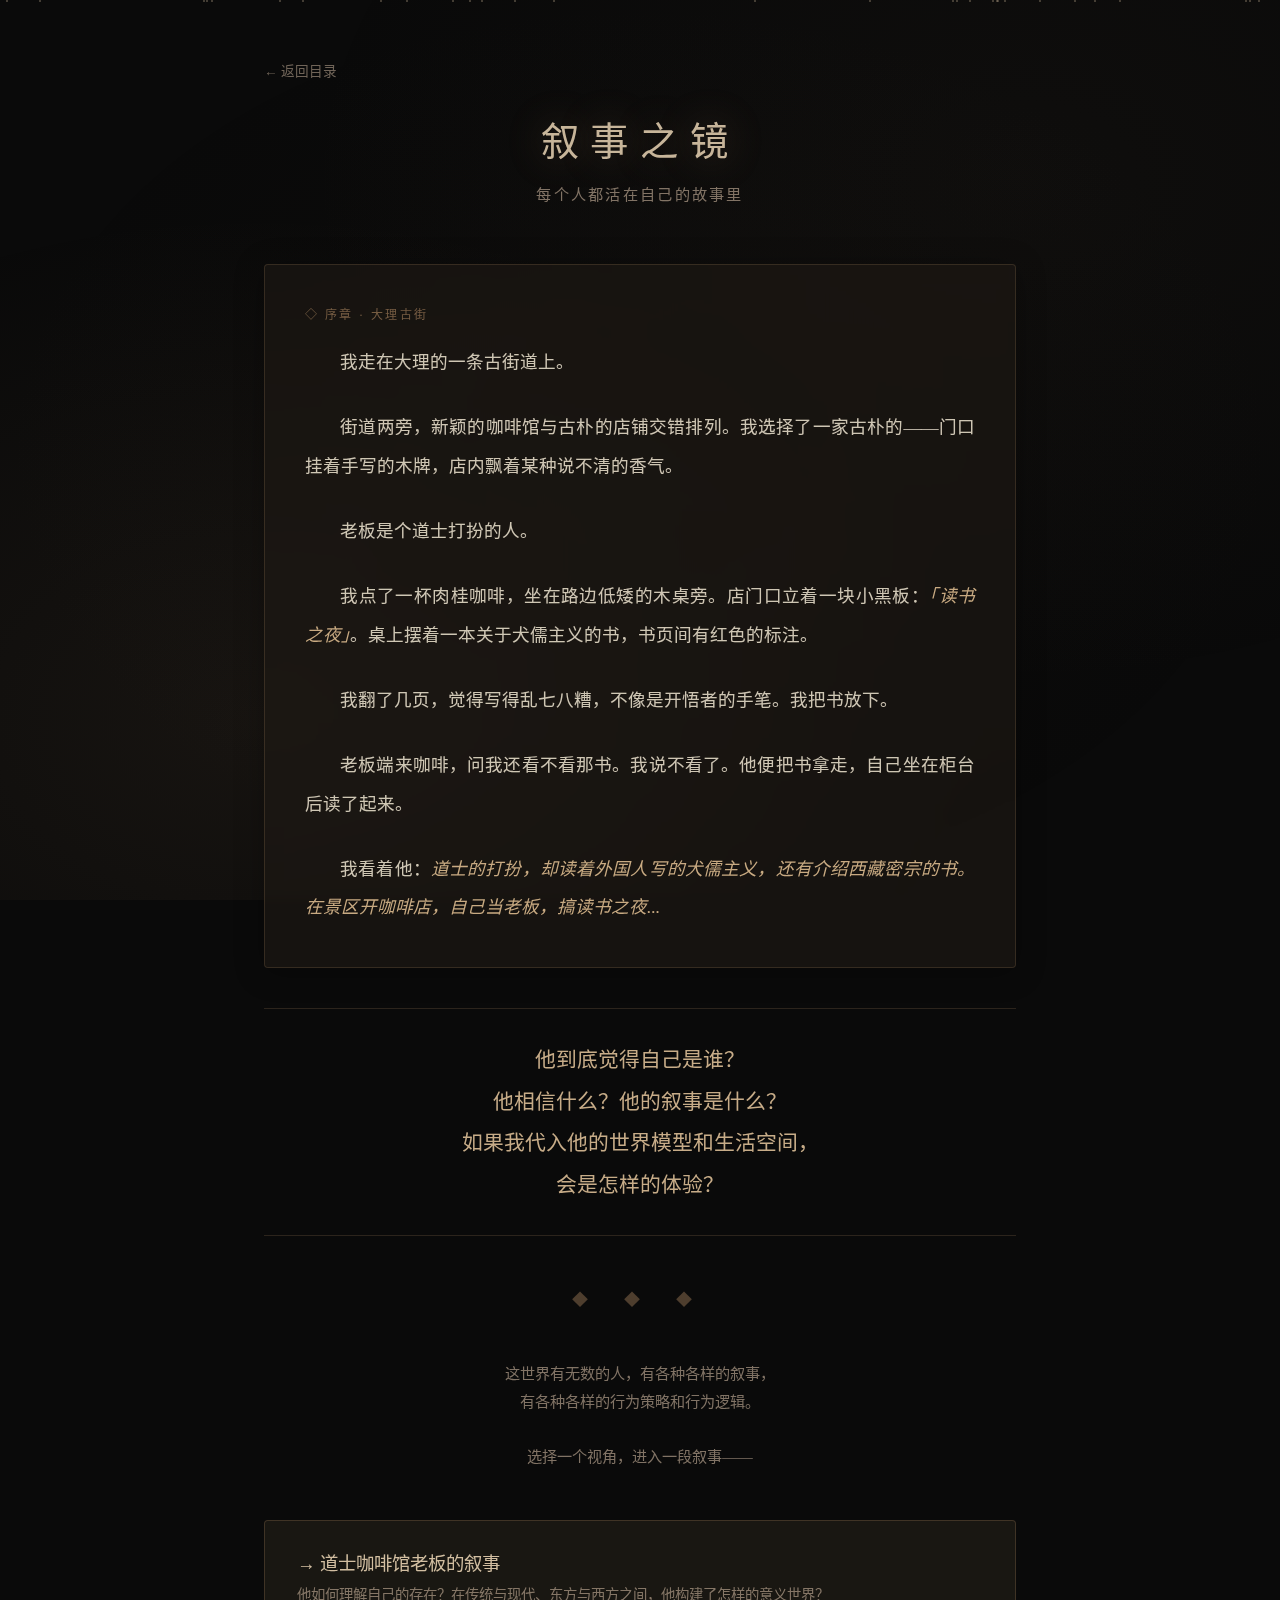
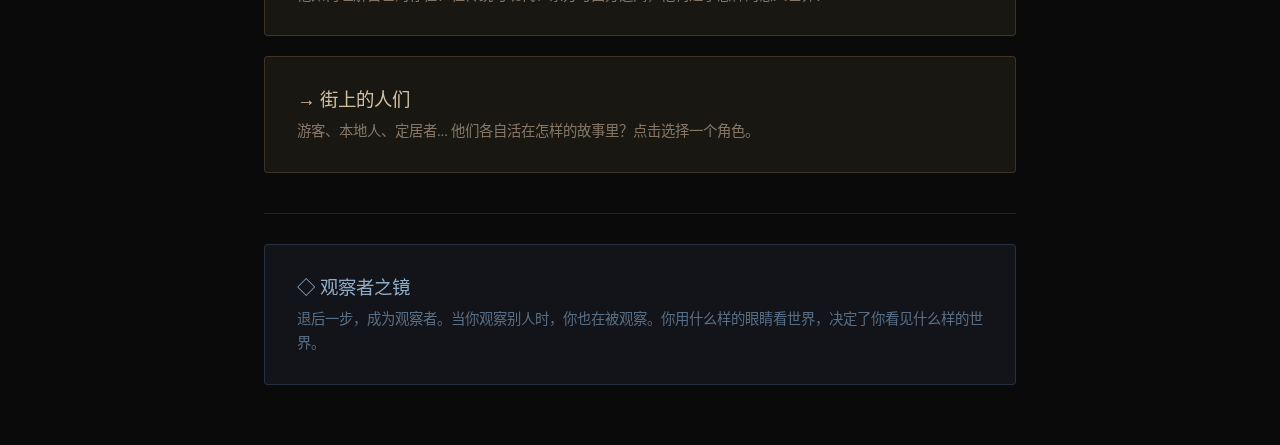
<file: scene.html>
<!DOCTYPE html>
<html lang="zh-CN">
<head>
    <meta charset="UTF-8" />
    <meta name="viewport" content="width=device-width, initial-scale=1.0" />
    <title>叙事之镜 - 沉浸式体验</title>
    <link rel="stylesheet" href="styles/main.css" />
</head>
<body>
    <div class="bg-layer"></div>
    <div class="dust" id="dust"></div>

    <div class="container">
        <!-- 序章 / 首页 -->
        <section class="prologue" id="prologue">
            <div class="back-link" id="backToIndex">← 返回目录</div>
            
            <h1 class="title">叙事之镜</h1>
            <p class="subtitle">每个人都活在自己的故事里</p>

            <div class="scene-card">
                <div class="scene-label">◇ 序章 · 大理古街</div>
                <div class="scene-text">
                    <p>我走在大理的一条古街道上。</p>
                    <p>街道两旁，新颖的咖啡馆与古朴的店铺交错排列。我选择了一家古朴的——门口挂着手写的木牌，店内飘着某种说不清的香气。</p>
                    <p>老板是个道士打扮的人。</p>
                    <p>我点了一杯肉桂咖啡，坐在路边低矮的木桌旁。店门口立着一块小黑板：<span class="highlight-thought">「读书之夜」</span>。桌上摆着一本关于犬儒主义的书，书页间有红色的标注。</p>
                    <p>我翻了几页，觉得写得乱七八糟，不像是开悟者的手笔。我把书放下。</p>
                    <p>老板端来咖啡，问我还看不看那书。我说不看了。他便把书拿走，自己坐在柜台后读了起来。</p>
                    <p>我看着他：<span class="highlight-thought">道士的打扮，却读着外国人写的犬儒主义，还有介绍西藏密宗的书。在景区开咖啡店，自己当老板，搞读书之夜...</span></p>
                </div>
            </div>

            <div class="core-question">
                他到底觉得自己是谁？<br>
                他相信什么？他的叙事是什么？<br>
                如果我代入他的世界模型和生活空间，<br>
                会是怎样的体验？
            </div>

            <div class="divider">◆ ◆ ◆</div>

            <p class="intro-text">
                这世界有无数的人，有各种各样的叙事，<br>
                有各种各样的行为策略和行为逻辑。<br>
                <br>
                选择一个视角，进入一段叙事——
            </p>

            <div class="portals" id="portals">
                <!-- 由 JS 动态生成三个核心入口 -->
            </div>

            <!-- 观察者之镜入口 -->
            <div class="observer-mirror-entry" id="observerMirrorEntry" style="
                margin-top: 40px;
                padding-top: 30px;
                border-top: 1px solid rgba(100, 140, 180, 0.2);
            ">
                <div class="portal" style="
                    background: rgba(25, 30, 40, 0.5);
                    border-color: rgba(100, 140, 180, 0.25);
                " onclick="window.location.href='observer.html'">
                    <div class="portal-title" style="color: rgba(150, 180, 210, 0.95);">
                        ◇ 观察者之镜
                    </div>
                    <div class="portal-desc" style="color: rgba(120, 150, 180, 0.7);">
                        退后一步，成为观察者。当你观察别人时，你也在被观察。你用什么样的眼睛看世界，决定了你看见什么样的世界。
                    </div>
                </div>
            </div>
        </section>

        <!-- 体验界面 -->
        <section class="experience" id="experience">
            <div class="back-link" id="backToHome">← 返回</div>
            
            <div class="scene-card">
                <span class="perspective-label" id="perspectiveLabel">当前视角</span>
                <div class="narrator-box" id="narratorBox">
                    叙事内容将在这里展开...
                </div>
            </div>

            <div class="dialogue-log" id="dialogueLog">
                <!-- 对话记录 -->
            </div>

            <div class="input-area">
                <div class="input-prompt">你的思考、疑问，或想要探索的方向：</div>
                <textarea class="thought-input" id="thoughtInput" placeholder="在这里写下你的想法..."></textarea>
                <div class="action-row">
                    <button class="action-btn" id="submitThought">继续探索</button>
                    <button class="action-btn secondary" id="switchPerspective">切换视角</button>
                </div>
            </div>
        </section>
    </div>

    <!-- 角色选择 Modal -->
    <div class="modal-overlay" id="modalOverlay">
        <div class="modal-container">
            <div class="modal-header">
                <h2 class="modal-title">选择一个视角</h2>
                <button class="modal-close" id="modalClose">×</button>
            </div>
            <div class="modal-body" id="modalBody">
                <!-- 角色分类列表由 JS 生成 -->
            </div>
        </div>
    </div>

    <!-- 叙事模块 - 核心 -->
    <script src="narratives/taoist.js"></script>
    <script src="narratives/observer.js"></script>
    <script src="narratives/mirror.js"></script>
    
    <!-- 叙事模块 - 游客 -->
    <script src="narratives/shanghai-worker.js"></script>
    <script src="narratives/heartbroken-coder.js"></script>
    <script src="narratives/curious-student.js"></script>
    <script src="narratives/spiritual-seeker.js"></script>
    
    <!-- 叙事模块 - 本地/定居 -->
    <script src="narratives/bai-grandmother.js"></script>
    <script src="narratives/innkeeper.js"></script>
    <script src="narratives/writer.js"></script>
    <script src="narratives/digital-nomad.js"></script>

    <!-- 场景数据 & 主逻辑 -->
    <script src="scripts/scenes.js"></script>
    <script src="scripts/app.js"></script>
</body>
</html>
</file>
<file: styles/main.css>
/* ===== 基础重置 ===== */
* { box-sizing: border-box; margin: 0; padding: 0; }

body {
    background: #0a0a0a;
    color: rgba(255,255,255,0.9);
    font-family: "Noto Serif SC", "Songti SC", Georgia, serif;
    overflow-x: hidden;
    min-height: 100vh;
}

/* ========================================
   目录页专用样式 (index-page)
   ======================================== */

.index-page {
    background: linear-gradient(135deg, #0d0d1a 0%, #1a1a2e 50%, #16213e 100%);
}

/* 极光背景 */
.bg-aurora {
    position: fixed;
    inset: 0;
    background: 
        radial-gradient(ellipse 80% 50% at 20% 40%, rgba(99, 102, 241, 0.15) 0%, transparent 50%),
        radial-gradient(ellipse 60% 40% at 80% 60%, rgba(139, 92, 246, 0.12) 0%, transparent 50%),
        radial-gradient(ellipse 50% 30% at 50% 80%, rgba(59, 130, 246, 0.1) 0%, transparent 50%);
    animation: auroraShift 15s ease-in-out infinite alternate;
    pointer-events: none;
    z-index: 0;
}

@keyframes auroraShift {
    0% { transform: scale(1) rotate(0deg); opacity: 0.8; }
    50% { transform: scale(1.1) rotate(2deg); opacity: 1; }
    100% { transform: scale(1) rotate(-1deg); opacity: 0.9; }
}

/* 网格背景 */
.bg-grid {
    position: fixed;
    inset: 0;
    background-image: 
        linear-gradient(rgba(99, 102, 241, 0.03) 1px, transparent 1px),
        linear-gradient(90deg, rgba(99, 102, 241, 0.03) 1px, transparent 1px);
    background-size: 60px 60px;
    pointer-events: none;
    z-index: 0;
}

/* 发光粒子 */
.particles-glow {
    position: fixed;
    inset: 0;
    pointer-events: none;
    z-index: 1;
    overflow: hidden;
}

.particle-glow {
    position: absolute;
    width: 4px;
    height: 4px;
    background: #818cf8;
    border-radius: 50%;
    box-shadow: 
        0 0 10px #818cf8,
        0 0 20px #818cf8,
        0 0 40px rgba(129, 140, 248, 0.5);
    animation: floatGlow 20s infinite ease-in-out;
}

@keyframes floatGlow {
    0%, 100% { 
        transform: translate(0, 0) scale(1); 
        opacity: 0;
    }
    10% { opacity: 0.8; }
    50% { 
        transform: translate(var(--tx), var(--ty)) scale(1.5); 
        opacity: 1;
    }
    90% { opacity: 0.8; }
}

/* 容器 */
.container {
    position: relative;
    z-index: 2;
    max-width: 800px;
    margin: 0 auto;
    padding: 60px 24px;
}

.index-container {
    max-width: 960px;
    padding: 80px 40px;
}

/* 标题区 */
.index-header {
    text-align: center;
    margin-bottom: 80px;
    position: relative;
}

.logo-glow {
    position: absolute;
    top: -40px;
    left: 50%;
    transform: translateX(-50%);
    width: 200px;
    height: 200px;
    background: radial-gradient(circle, rgba(99, 102, 241, 0.2) 0%, transparent 70%);
    filter: blur(40px);
    animation: breathe 4s ease-in-out infinite;
}

@keyframes breathe {
    0%, 100% { transform: translateX(-50%) scale(1); opacity: 0.6; }
    50% { transform: translateX(-50%) scale(1.2); opacity: 1; }
}

.index-title {
    font-size: 4rem;
    font-weight: 200;
    letter-spacing: 0.5em;
    margin-bottom: 20px;
    position: relative;
}

.title-char {
    display: inline-block;
    background: linear-gradient(135deg, #e0e7ff 0%, #c7d2fe 50%, #a5b4fc 100%);
    -webkit-background-clip: text;
    -webkit-text-fill-color: transparent;
    background-clip: text;
    animation: charFloat 3s ease-in-out infinite;
    animation-delay: calc(var(--delay) * 0.15s);
    text-shadow: none;
    filter: drop-shadow(0 0 30px rgba(165, 180, 252, 0.5));
}

@keyframes charFloat {
    0%, 100% { transform: translateY(0); }
    50% { transform: translateY(-8px); }
}

.index-subtitle {
    font-size: 1.2rem;
    color: rgba(199, 210, 254, 0.9);
    letter-spacing: 0.3em;
    margin-bottom: 30px;
    font-weight: 300;
}

.breathing-line {
    width: 120px;
    height: 2px;
    margin: 0 auto 30px;
    background: linear-gradient(90deg, transparent, #818cf8, transparent);
    animation: breatheLine 3s ease-in-out infinite;
}

@keyframes breatheLine {
    0%, 100% { width: 80px; opacity: 0.5; }
    50% { width: 150px; opacity: 1; }
}

.index-desc {
    font-size: 1rem;
    color: rgba(199, 210, 254, 0.7);
    line-height: 2;
    font-weight: 300;
}

/* 场景目录标签 */
.directory-label {
    display: flex;
    align-items: center;
    justify-content: center;
    gap: 20px;
    margin-bottom: 40px;
}

.label-line {
    flex: 1;
    max-width: 100px;
    height: 1px;
    background: linear-gradient(90deg, transparent, rgba(129, 140, 248, 0.5), transparent);
}

.label-text {
    font-size: 0.85rem;
    color: rgba(165, 180, 252, 0.8);
    letter-spacing: 0.3em;
    text-transform: uppercase;
}

/* 场景网格 */
.scene-grid {
    display: grid;
    grid-template-columns: repeat(auto-fill, minmax(280px, 1fr));
    gap: 24px;
}

.scene-item {
    background: rgba(30, 27, 75, 0.4);
    border: 1px solid rgba(129, 140, 248, 0.2);
    border-radius: 12px;
    padding: 32px 28px;
    cursor: pointer;
    transition: all 0.4s cubic-bezier(0.4, 0, 0.2, 1);
    position: relative;
    overflow: hidden;
    backdrop-filter: blur(10px);
}

.scene-item::before {
    content: '';
    position: absolute;
    inset: 0;
    background: linear-gradient(135deg, rgba(99, 102, 241, 0.1), transparent 50%);
    opacity: 0;
    transition: opacity 0.4s ease;
}

.scene-item::after {
    content: '';
    position: absolute;
    top: 0;
    left: -100%;
    width: 100%;
    height: 100%;
    background: linear-gradient(90deg, transparent, rgba(255,255,255,0.05), transparent);
    transition: left 0.6s ease;
}

.scene-item:hover {
    border-color: rgba(129, 140, 248, 0.5);
    transform: translateY(-6px);
    box-shadow: 
        0 20px 40px rgba(99, 102, 241, 0.15),
        0 0 60px rgba(99, 102, 241, 0.1);
}

.scene-item:hover::before {
    opacity: 1;
}

.scene-item:hover::after {
    left: 100%;
}

.scene-item.coming-soon {
    opacity: 0.4;
    cursor: default;
}

.scene-item.coming-soon:hover {
    transform: none;
    box-shadow: none;
}

.scene-item-title {
    font-size: 1.4rem;
    color: #e0e7ff;
    margin-bottom: 8px;
    position: relative;
    font-weight: 400;
}

.scene-item-location {
    font-size: 0.85rem;
    color: rgba(165, 180, 252, 0.6);
    margin-bottom: 16px;
    position: relative;
}

.scene-item-desc {
    font-size: 0.95rem;
    color: rgba(199, 210, 254, 0.7);
    line-height: 1.7;
    position: relative;
}

.scene-item-badge {
    position: absolute;
    top: 16px;
    right: 16px;
    font-size: 0.7rem;
    padding: 4px 10px;
    background: rgba(99, 102, 241, 0.2);
    border: 1px solid rgba(129, 140, 248, 0.3);
    border-radius: 20px;
    color: rgba(165, 180, 252, 0.8);
}

/* 创作者入口 */
.creator-section {
    margin-top: 60px;
}

.creator-card {
    display: flex;
    align-items: center;
    gap: 24px;
    background: rgba(30, 27, 75, 0.3);
    border: 1px dashed rgba(129, 140, 248, 0.3);
    border-radius: 12px;
    padding: 28px 32px;
    cursor: pointer;
    transition: all 0.4s ease;
}

.creator-card:hover {
    border-color: rgba(129, 140, 248, 0.6);
    border-style: solid;
    background: rgba(30, 27, 75, 0.5);
    box-shadow: 0 10px 30px rgba(99, 102, 241, 0.1);
}

.creator-icon {
    width: 48px;
    height: 48px;
    display: flex;
    align-items: center;
    justify-content: center;
    color: rgba(165, 180, 252, 0.8);
}

.creator-icon svg {
    width: 28px;
    height: 28px;
}

.creator-info {
    flex: 1;
}

.creator-title {
    font-size: 1.15rem;
    color: #e0e7ff;
    margin-bottom: 6px;
}

.creator-desc {
    font-size: 0.9rem;
    color: rgba(165, 180, 252, 0.6);
}

.creator-arrow {
    font-size: 1.5rem;
    color: rgba(129, 140, 248, 0.5);
    transition: transform 0.3s ease, color 0.3s ease;
}

.creator-card:hover .creator-arrow {
    transform: translateX(8px);
    color: rgba(165, 180, 252, 0.9);
}

/* 底部 */
.index-footer {
    text-align: center;
    margin-top: 80px;
    color: rgba(165, 180, 252, 0.4);
    font-size: 0.85rem;
}

.footer-line {
    width: 60px;
    height: 1px;
    background: rgba(129, 140, 248, 0.2);
    margin: 0 auto 20px;
}

.footer-note {
    margin-top: 8px;
    font-size: 0.8rem;
    opacity: 0.7;
}

/* ========================================
   场景体验页样式
   ======================================== */

/* 背景层 */
.bg-layer {
    position: fixed;
    inset: 0;
    background:
        radial-gradient(ellipse at 20% 80%, rgba(180,140,100,0.08) 0%, transparent 50%),
        radial-gradient(ellipse at 80% 20%, rgba(100,80,60,0.06) 0%, transparent 50%),
        radial-gradient(ellipse at 50% 50%, rgba(40,30,20,0.1) 0%, transparent 70%);
    pointer-events: none;
    z-index: 0;
}

/* 尘埃粒子 */
.dust {
    position: fixed;
    inset: 0;
    pointer-events: none;
    z-index: 1;
    overflow: hidden;
}

.dust-particle {
    position: absolute;
    width: 2px;
    height: 2px;
    background: rgba(200,180,150,0.4);
    border-radius: 50%;
    animation: drift 20s infinite linear;
}

@keyframes drift {
    0% { transform: translate(0, 100vh) rotate(0deg); opacity: 0; }
    10% { opacity: 0.6; }
    90% { opacity: 0.6; }
    100% { transform: translate(100px, -100px) rotate(360deg); opacity: 0; }
}

/* 序章页 */
.prologue {
    opacity: 1;
    transition: opacity 1s ease;
}

.prologue.hidden {
    opacity: 0;
    pointer-events: none;
}

.title {
    font-size: 2.4rem;
    font-weight: 300;
    letter-spacing: 0.3em;
    text-align: center;
    margin-bottom: 16px;
    color: rgba(220,200,170,0.9);
    text-shadow: 0 0 40px rgba(180,140,100,0.3);
}

.subtitle {
    text-align: center;
    font-size: 0.95rem;
    color: rgba(180,160,140,0.7);
    letter-spacing: 0.15em;
    margin-bottom: 60px;
}

/* 场景卡片 */
.scene-card {
    background: rgba(30,25,20,0.6);
    border: 1px solid rgba(180,140,100,0.2);
    border-radius: 4px;
    padding: 40px;
    margin-bottom: 40px;
    backdrop-filter: blur(8px);
    box-shadow: 0 4px 30px rgba(0,0,0,0.3);
}

.scene-label {
    font-size: 0.75rem;
    color: rgba(180,140,100,0.6);
    letter-spacing: 0.2em;
    margin-bottom: 20px;
}

.scene-text {
    font-size: 1.1rem;
    line-height: 2.2;
    color: rgba(240,230,210,0.85);
    text-align: justify;
}

.scene-text p {
    margin-bottom: 1.5em;
    text-indent: 2em;
}

.scene-text p:last-child {
    margin-bottom: 0;
}

.highlight-thought {
    color: rgba(200,170,130,1);
    font-style: italic;
}

/* 分隔符 */
.divider {
    text-align: center;
    margin: 50px 0;
    color: rgba(180,140,100,0.4);
    letter-spacing: 1em;
}

/* 核心问题 */
.core-question {
    text-align: center;
    font-size: 1.3rem;
    color: rgba(220,190,150,0.9);
    line-height: 2;
    margin: 40px 0;
    padding: 30px;
    border-top: 1px solid rgba(180,140,100,0.2);
    border-bottom: 1px solid rgba(180,140,100,0.2);
}

.intro-text {
    text-align: center;
    color: rgba(180,160,140,0.7);
    margin-bottom: 30px;
    font-size: 0.95rem;
    line-height: 1.8;
}

/* 入口选择 */
.portals {
    display: grid;
    gap: 20px;
    margin-top: 50px;
}

.portal {
    background: rgba(40,35,25,0.5);
    border: 1px solid rgba(180,140,100,0.25);
    border-radius: 4px;
    padding: 28px 32px;
    cursor: pointer;
    transition: all 0.4s ease;
    position: relative;
    overflow: hidden;
}

.portal::before {
    content: '';
    position: absolute;
    inset: 0;
    background: linear-gradient(135deg, rgba(180,140,100,0.1), transparent);
    opacity: 0;
    transition: opacity 0.4s ease;
}

.portal:hover {
    border-color: rgba(180,140,100,0.5);
    transform: translateX(8px);
    box-shadow: 0 4px 20px rgba(180,140,100,0.15);
}

.portal:hover::before {
    opacity: 1;
}

.portal-title {
    font-size: 1.15rem;
    color: rgba(220,200,170,0.95);
    margin-bottom: 8px;
    position: relative;
}

.portal-desc {
    font-size: 0.9rem;
    color: rgba(180,160,140,0.7);
    line-height: 1.7;
    position: relative;
}

/* 体验界面 */
.experience {
    display: none;
}

.experience.active {
    display: block;
}

.narrator-box {
    background: rgba(25,22,18,0.7);
    border-left: 3px solid rgba(180,140,100,0.4);
    padding: 24px 28px;
    margin-bottom: 30px;
    font-size: 1.05rem;
    line-height: 2;
    color: rgba(220,210,190,0.85);
}

.perspective-label {
    display: inline-block;
    font-size: 0.7rem;
    color: rgba(180,140,100,0.8);
    letter-spacing: 0.15em;
    padding: 4px 12px;
    border: 1px solid rgba(180,140,100,0.3);
    border-radius: 2px;
    margin-bottom: 16px;
}

/* 输入区域 */
.input-area {
    margin-top: 40px;
    padding-top: 30px;
    border-top: 1px solid rgba(180,140,100,0.15);
}

.input-prompt {
    font-size: 0.85rem;
    color: rgba(180,160,140,0.6);
    margin-bottom: 16px;
}

.thought-input {
    width: 100%;
    padding: 16px 20px;
    background: rgba(20,18,15,0.6);
    border: 1px solid rgba(180,140,100,0.25);
    border-radius: 4px;
    color: rgba(240,230,210,0.9);
    font-family: inherit;
    font-size: 1rem;
    line-height: 1.8;
    resize: vertical;
    min-height: 100px;
    outline: none;
    transition: border-color 0.3s ease, box-shadow 0.3s ease;
}

.thought-input:focus {
    border-color: rgba(180,140,100,0.5);
    box-shadow: 0 0 20px rgba(180,140,100,0.1);
}

.thought-input::placeholder {
    color: rgba(180,160,140,0.4);
}

.action-row {
    display: flex;
    gap: 16px;
    margin-top: 20px;
    flex-wrap: wrap;
}

.action-btn {
    padding: 12px 24px;
    background: rgba(180,140,100,0.15);
    border: 1px solid rgba(180,140,100,0.4);
    color: rgba(220,200,170,0.9);
    font-family: inherit;
    font-size: 0.9rem;
    cursor: pointer;
    transition: all 0.3s ease;
    border-radius: 3px;
}

.action-btn:hover {
    background: rgba(180,140,100,0.25);
    border-color: rgba(180,140,100,0.6);
}

.action-btn.secondary {
    background: transparent;
    border-color: rgba(180,140,100,0.25);
    color: rgba(180,160,140,0.7);
}

/* 对话记录 */
.dialogue-log {
    margin-top: 30px;
}

.dialogue-entry {
    margin-bottom: 24px;
    animation: fadeIn 0.6s ease;
}

@keyframes fadeIn {
    from { opacity: 0; transform: translateY(10px); }
    to { opacity: 1; transform: translateY(0); }
}

.dialogue-entry.observer {
    padding-left: 20px;
    border-left: 2px solid rgba(100,140,180,0.3);
}

.dialogue-entry.subject {
    padding-left: 20px;
    border-left: 2px solid rgba(180,140,100,0.3);
}

.dialogue-speaker {
    font-size: 0.75rem;
    color: rgba(180,160,140,0.6);
    margin-bottom: 8px;
    letter-spacing: 0.1em;
}

.dialogue-content {
    font-size: 1rem;
    line-height: 1.9;
    color: rgba(230,220,200,0.85);
}

.typing-indicator {
    display: inline-block;
    color: rgba(180,140,100,0.6);
}

.typing-indicator::after {
    content: '...';
    animation: ellipsis 1.5s infinite;
}

@keyframes ellipsis {
    0%, 20% { content: '.'; }
    40% { content: '..'; }
    60%, 100% { content: '...'; }
}

/* 返回链接 */
.back-link {
    display: inline-block;
    margin-bottom: 30px;
    color: rgba(180,160,140,0.6);
    font-size: 0.85rem;
    cursor: pointer;
    transition: color 0.3s ease;
}

.back-link:hover {
    color: rgba(220,200,170,0.9);
}

/* ========================================
   Modal 弹窗
   ======================================== */

.modal-overlay {
    display: none;
    position: fixed;
    inset: 0;
    background: rgba(5,5,5,0.85);
    z-index: 100;
    justify-content: center;
    align-items: center;
    padding: 24px;
    backdrop-filter: blur(4px);
}

.modal-overlay.active {
    display: flex;
}

.modal-container {
    background: rgba(25,22,18,0.95);
    border: 1px solid rgba(180,140,100,0.3);
    border-radius: 8px;
    max-width: 700px;
    width: 100%;
    max-height: 80vh;
    overflow: hidden;
    display: flex;
    flex-direction: column;
    box-shadow: 0 20px 60px rgba(0,0,0,0.5);
}

.modal-header {
    display: flex;
    justify-content: space-between;
    align-items: center;
    padding: 20px 28px;
    border-bottom: 1px solid rgba(180,140,100,0.2);
}

.modal-title {
    font-size: 1.2rem;
    font-weight: 400;
    color: rgba(220,200,170,0.9);
    letter-spacing: 0.1em;
}

.modal-close {
    background: none;
    border: none;
    color: rgba(180,160,140,0.6);
    font-size: 1.5rem;
    cursor: pointer;
    transition: color 0.3s ease;
    line-height: 1;
}

.modal-close:hover {
    color: rgba(220,200,170,0.9);
}

.modal-body {
    padding: 24px 28px;
    overflow-y: auto;
}

/* 角色分类 */
.character-category {
    margin-bottom: 28px;
}

.character-category:last-child {
    margin-bottom: 0;
}

.category-label {
    font-size: 0.75rem;
    color: rgba(180,140,100,0.6);
    letter-spacing: 0.15em;
    margin-bottom: 12px;
    padding-bottom: 8px;
    border-bottom: 1px solid rgba(180,140,100,0.15);
}

.character-list {
    display: grid;
    gap: 12px;
}

.character-item {
    background: rgba(40,35,25,0.4);
    border: 1px solid rgba(180,140,100,0.2);
    border-radius: 4px;
    padding: 16px 20px;
    cursor: pointer;
    transition: all 0.3s ease;
}

.character-item:hover {
    border-color: rgba(180,140,100,0.5);
    background: rgba(50,45,35,0.5);
    transform: translateX(4px);
}

.character-name {
    font-size: 1rem;
    color: rgba(220,200,170,0.95);
    margin-bottom: 4px;
}

.character-seeking {
    font-size: 0.85rem;
    color: rgba(180,160,140,0.6);
    font-style: italic;
}

/* ========================================
   创作者页面
   ======================================== */

.creator-container {
    max-width: 750px;
}

.creator-header {
    text-align: center;
    margin-bottom: 50px;
}

.creator-page-title {
    font-size: 2rem;
    font-weight: 300;
    color: rgba(220,200,170,0.9);
    letter-spacing: 0.2em;
    margin-bottom: 12px;
}

.creator-page-subtitle {
    font-size: 0.95rem;
    color: rgba(180,160,140,0.7);
}

.creator-block {
    margin-bottom: 40px;
}

.block-title {
    font-size: 1rem;
    color: rgba(180,140,100,0.8);
    letter-spacing: 0.15em;
    margin-bottom: 20px;
    font-weight: 400;
}

.block-content {
    background: rgba(25,22,18,0.5);
    border: 1px solid rgba(180,140,100,0.15);
    border-radius: 4px;
    padding: 28px;
    line-height: 2;
    color: rgba(220,210,190,0.85);
}

.block-content p {
    margin-bottom: 1em;
}

.block-content p:last-child {
    margin-bottom: 0;
}

.block-content h3 {
    font-size: 1rem;
    font-weight: 500;
    color: rgba(200,180,150,0.95);
    margin: 1.5em 0 0.5em;
}

.block-content h3:first-child {
    margin-top: 0;
}

.block-content em {
    color: rgba(200,170,130,0.9);
    font-style: italic;
}

.block-content strong {
    color: rgba(220,200,170,1);
    font-weight: 500;
}

.highlight-text {
    color: rgba(180,140,100,0.9);
    background: rgba(180,140,100,0.1);
    padding: 2px 8px;
    border-radius: 3px;
}

.coming-soon {
    margin-top: 20px;
    padding: 16px;
    background: rgba(180,140,100,0.08);
    border-radius: 4px;
    border-left: 2px solid rgba(180,140,100,0.3);
}

.code-block {
    background: rgba(15,12,10,0.6);
    border: 1px solid rgba(180,140,100,0.2);
    border-radius: 4px;
    padding: 20px;
    overflow-x: auto;
}

.code-block pre {
    font-family: "SF Mono", "Monaco", "Consolas", monospace;
    font-size: 0.85rem;
    line-height: 1.7;
    color: rgba(200,190,170,0.85);
    white-space: pre-wrap;
    word-break: break-all;
}

.creator-footer {
    text-align: center;
    margin-top: 50px;
    color: rgba(180,160,140,0.5);
    font-size: 0.9rem;
}

/* ========================================
   响应式
   ======================================== */

@media (max-width: 768px) {
    .index-title {
        font-size: 2.5rem;
        letter-spacing: 0.3em;
    }
    
    .index-container {
        padding: 60px 24px;
    }
    
    .scene-grid {
        grid-template-columns: 1fr;
    }
    
    .creator-card {
        flex-direction: column;
        text-align: center;
        gap: 16px;
    }
    
    .creator-arrow {
        display: none;
    }
}

/* ========================================
   观察者之镜入口样式
   ======================================== */

.observer-mirror-entry .portal {
    transition: all 0.4s ease;
}

.observer-mirror-entry .portal:hover {
    border-color: rgba(100, 140, 180, 0.5) !important;
    background: rgba(30, 40, 55, 0.6) !important;
    box-shadow: 0 4px 25px rgba(100, 140, 180, 0.15);
    transform: translateX(8px);
}

.observer-mirror-entry .portal:hover .portal-title {
    color: rgba(170, 200, 230, 1) !important;
}

.observer-mirror-entry .portal:hover .portal-desc {
    color: rgba(140, 170, 200, 0.85) !important;
}
</file>
